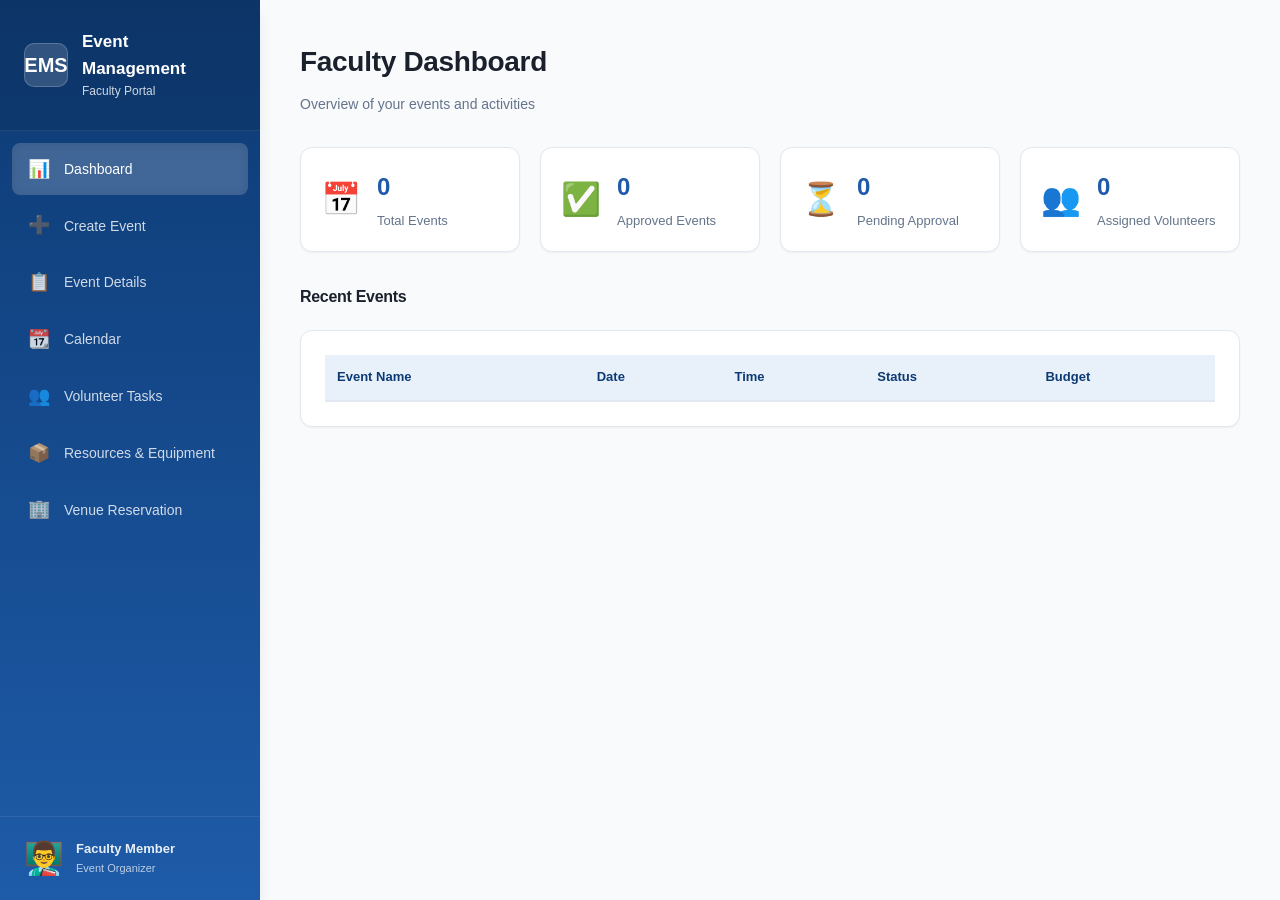
<file: Event_Faculty Side/index.html>
<!DOCTYPE html>
<html lang="en">
<head>
    <meta charset="UTF-8">
    <meta name="viewport" content="width=device-width, initial-scale=1.0">
    <title>Event Management System - Faculty Portal</title>
    <link rel="stylesheet" href="styles.css">
</head>
<body>
    <div class="container">
        <!-- Sidebar -->
        <aside class="sidebar">
            <div class="sidebar-header">
                <div class="logo">
                    <div class="logo-icon">EMS</div>
                    <div>
                        <div class="logo-title">Event Management</div>
                        <div class="logo-subtitle">Faculty Portal</div>
                    </div>
                </div>
            </div>
            
            <nav class="sidebar-nav">
                <a href="#" class="nav-item active" data-section="dashboard">
                    <span class="nav-icon">📊</span>
                    <span>Dashboard</span>
                </a>
                <a href="#" class="nav-item" data-section="create-event">
                    <span class="nav-icon">➕</span>
                    <span>Create Event</span>
                </a>
                <a href="#" class="nav-item" data-section="event-details">
                    <span class="nav-icon">📋</span>
                    <span>Event Details</span>
                </a>
                <a href="#" class="nav-item" data-section="calendar">
                    <span class="nav-icon">📆</span>
                    <span>Calendar</span>
                </a>
                <a href="#" class="nav-item" data-section="volunteers">
                    <span class="nav-icon">👥</span>
                    <span>Volunteer Tasks</span>
                </a>
                <a href="#" class="nav-item" data-section="resources">
                    <span class="nav-icon">📦</span>
                    <span>Resources & Equipment</span>
                </a>
                <a href="#" class="nav-item" data-section="venue">
                    <span class="nav-icon">🏢</span>
                    <span>Venue Reservation</span>
                </a>
            </nav>
            
            <div class="sidebar-footer">
                <div class="admin-info">
                    <div class="admin-icon">👨‍🏫</div>
                    <div>
                        <div class="admin-label">Faculty Member</div>
                        <div class="admin-role">Event Organizer</div>
                    </div>
                </div>
            </div>
        </aside>

        <!-- Main Content -->
        <main class="main-content">
            
            <!-- Dashboard Section -->
            <section id="dashboard" class="section active">
                <div class="section-header">
                    <h1>Faculty Dashboard</h1>
                    <p>Overview of your events and activities</p>
                </div>
                <div class="dashboard-grid" id="dashboardCards">
                    <div class="dashboard-card">
                        <div class="card-icon">📅</div>
                        <div class="card-content">
                            <div class="card-value" id="totalEvents">0</div>
                            <div class="card-label">Total Events</div>
                        </div>
                    </div>
                    <div class="dashboard-card">
                        <div class="card-icon">✅</div>
                        <div class="card-content">
                            <div class="card-value" id="approvedEvents">0</div>
                            <div class="card-label">Approved Events</div>
                        </div>
                    </div>
                    <div class="dashboard-card">
                        <div class="card-icon">⏳</div>
                        <div class="card-content">
                            <div class="card-value" id="pendingEvents">0</div>
                            <div class="card-label">Pending Approval</div>
                        </div>
                    </div>
                    <div class="dashboard-card">
                        <div class="card-icon">👥</div>
                        <div class="card-content">
                            <div class="card-value" id="volunteerCount">0</div>
                            <div class="card-label">Assigned Volunteers</div>
                        </div>
                    </div>
                </div>

                <div class="dashboard-section">
                    <h3 style="margin-bottom: 20px; font-size: 16px; font-weight: 700; color: var(--text-dark);">Recent Events</h3>
                    <div class="table-container">
                        <table class="data-table">
                            <thead>
                                <tr>
                                    <th>Event Name</th>
                                    <th>Date</th>
                                    <th>Time</th>
                                    <th>Status</th>
                                    <th>Budget</th>
                                </tr>
                            </thead>
                            <tbody id="recentEventsBody">
                            </tbody>
                        </table>
                    </div>
                </div>
            </section>

            <!-- Create Event Section -->
            <section id="create-event" class="section">
                <div class="section-header">
                    <h1>Create New Event</h1>
                    <p>Fill in the event details to create a new event</p>
                </div>

                <div class="form-container">
                    <form id="eventForm">
                        <h3 style="margin-bottom: 24px; font-size: 16px; font-weight: 700; color: var(--text-dark);">Event Information</h3>
                        
                        <div class="form-row">
                            <div class="form-group">
                                <label for="eventName">Event Name *</label>
                                <input type="text" id="eventName" required placeholder="Enter event name">
                            </div>
                            <div class="form-group">
                                <label for="eventDate">Date *</label>
                                <input type="date" id="eventDate" required>
                            </div>
                        </div>

                        <div class="form-row">
                            <div class="form-group">
                                <label for="eventTime">Time *</label>
                                <input type="time" id="eventTime" required>
                            </div>
                            <div class="form-group">
                                <label for="eventLocation">Venue/Location *</label>
                                <input type="text" id="eventLocation" required placeholder="Enter venue location">
                            </div>
                        </div>

                        <div class="form-group">
                            <label for="eventDescription">Description *</label>
                            <textarea id="eventDescription" required placeholder="Enter event description" rows="4"></textarea>
                        </div>

                        <div class="form-group">
                            <label for="eventBudget">Budget Amount (₱) *</label>
                            <input type="number" id="eventBudget" required placeholder="Enter budget" min="0" step="100">
                        </div>

                        <div class="form-group">
                            <label for="eventParticipants">Expected Participants *</label>
                            <input type="number" id="eventParticipants" required placeholder="Enter expected number" min="1">
                        </div>

                        <button type="submit" class="btn btn-primary">Create Event</button>
                    </form>
                </div>
            </section>

            <!-- Event Details Section -->
            <section id="event-details" class="section">
                <div class="section-header">
                    <h1>Event Details & Management</h1>
                    <p>View and edit details of your events</p>
                </div>

                <div class="form-container">
                    <h3 style="margin-bottom: 20px;">Select Event</h3>
                    <select id="eventDetailsSelect" onchange="loadEventDetails()">
                        <option value="">-- Select an event --</option>
                    </select>
                </div>

                <div id="eventDetailsContent" style="display: none;" class="form-container">
                    <h3 id="detailsEventName" style="margin-bottom: 20px; font-size: 18px; font-weight: 700;"></h3>
                    
                    <div class="details-grid">
                        <div class="detail-item">
                            <label>Date</label>
                            <p id="detailDate"></p>
                        </div>
                        <div class="detail-item">
                            <label>Time</label>
                            <p id="detailTime"></p>
                        </div>
                        <div class="detail-item">
                            <label>Location</label>
                            <p id="detailLocation"></p>
                        </div>
                        <div class="detail-item">
                            <label>Status</label>
                            <p id="detailStatus"></p>
                        </div>
                    </div>

                    <div style="margin-top: 20px;">
                        <label>Description</label>
                        <p id="detailDescription" style="background: var(--bg-light); padding: 12px; border-radius: 6px;"></p>
                    </div>

                    <div class="form-row" style="margin-top: 20px;">
                        <div class="detail-item">
                            <label>Budget</label>
                            <p id="detailBudget" style="font-weight: 700; color: var(--primary-blue);">₱0</p>
                        </div>
                        <div class="detail-item">
                            <label>Expected Participants</label>
                            <p id="detailParticipants"></p>
                        </div>
                    </div>
                </div>
            </section>

            <!-- Calendar Section -->
            <section id="calendar" class="section">
                <div class="section-header">
                    <h1>Calendar of Activities</h1>
                    <p>View all your scheduled events in calendar format</p>
                </div>
                <div class="calendar-container">
                    <div class="calendar-header">
                        <button id="prevMonth" class="btn-nav">&lt;</button>
                        <h2 id="monthYear"></h2>
                        <button id="nextMonth" class="btn-nav">&gt;</button>
                    </div>
                    <div class="calendar-grid">
                        <div class="calendar-weekday">Sun</div>
                        <div class="calendar-weekday">Mon</div>
                        <div class="calendar-weekday">Tue</div>
                        <div class="calendar-weekday">Wed</div>
                        <div class="calendar-weekday">Thu</div>
                        <div class="calendar-weekday">Fri</div>
                        <div class="calendar-weekday">Sat</div>
                        <div id="calendarDays" class="calendar-days"></div>
                    </div>
                </div>

                <div class="table-container">
                    <h2>Scheduled Activities</h2>
                    <table class="data-table">
                        <thead>
                            <tr>
                                <th>Event Name</th>
                                <th>Date</th>
                                <th>Time</th>
                                <th>Location</th>
                                <th>Status</th>
                            </tr>
                        </thead>
                        <tbody id="activitiesTableBody">
                        </tbody>
                    </table>
                </div>
            </section>

            <!-- Volunteers Section -->
            <section id="volunteers" class="section">
                <div class="section-header">
                    <h1>Volunteer Task Assignment</h1>
                    <p>Assign and manage volunteer tasks for your events</p>
                </div>

                <div class="tabs-container">
                    <div class="tabs">
                        <button class="tab-btn active" data-tab="volunteer-list">Assigned Volunteers</button>
                        <button class="tab-btn" data-tab="assign-volunteer">Assign Volunteer</button>
                    </div>

                    <!-- Volunteer List Tab -->
                    <div id="volunteer-list" class="tab-content active">
                        <div class="table-container">
                            <table class="data-table">
                                <thead>
                                    <tr>
                                        <th>Name</th>
                                        <th>Event</th>
                                        <th>Task</th>
                                        <th>Status</th>
                                        <th>Action</th>
                                    </tr>
                                </thead>
                                <tbody id="volunteersTableBody">
                                </tbody>
                            </table>
                        </div>
                    </div>

                    <!-- Assign Volunteer Tab -->
                    <div id="assign-volunteer" class="tab-content">
                        <div class="form-container">
                            <form id="volunteerForm">
                                <h3 style="margin-bottom: 24px; font-size: 16px; font-weight: 700; color: var(--text-dark);">Assign Volunteer Task</h3>
                                
                                <div class="form-row">
                                    <div class="form-group">
                                        <label for="volunteerName">Volunteer Name *</label>
                                        <input type="text" id="volunteerName" required placeholder="Enter volunteer name">
                                    </div>
                                    <div class="form-group">
                                        <label for="volunteerEmail">Email *</label>
                                        <input type="email" id="volunteerEmail" required placeholder="Enter email">
                                    </div>
                                </div>

                                <div class="form-row">
                                    <div class="form-group">
                                        <label for="volunteerEvent">Event *</label>
                                        <select id="volunteerEvent" required>
                                            <option value="">Select event</option>
                                        </select>
                                    </div>
                                    <div class="form-group">
                                        <label for="volunteerTask">Task *</label>
                                        <input type="text" id="volunteerTask" required placeholder="Enter task assignment">
                                    </div>
                                </div>

                                <button type="submit" class="btn btn-primary">Assign Volunteer</button>
                            </form>
                        </div>
                    </div>
                </div>
            </section>

            <!-- Resources & Equipment Section -->
            <section id="resources" class="section">
                <div class="section-header">
                    <h1>Resources & Equipment</h1>
                    <p>Manage equipment and resources for your events</p>
                </div>

                <div class="tabs-container">
                    <div class="tabs">
                        <button class="tab-btn active" data-tab="resource-list">Resource List</button>
                        <button class="tab-btn" data-tab="add-resource">Add Resource</button>
                    </div>

                    <!-- Resource List Tab -->
                    <div id="resource-list" class="tab-content active">
                        <div class="table-container">
                            <table class="data-table">
                                <thead>
                                    <tr>
                                        <th>Resource Name</th>
                                        <th>Type</th>
                                        <th>Quantity</th>
                                        <th>Event</th>
                                        <th>Status</th>
                                        <th>Action</th>
                                    </tr>
                                </thead>
                                <tbody id="resourcesTableBody">
                                </tbody>
                            </table>
                        </div>
                    </div>

                    <!-- Add Resource Tab -->
                    <div id="add-resource" class="tab-content">
                        <div class="form-container">
                            <form id="resourceForm">
                                <h3 style="margin-bottom: 24px; font-size: 16px; font-weight: 700; color: var(--text-dark);">Add Resource/Equipment</h3>
                                
                                <div class="form-row">
                                    <div class="form-group">
                                        <label for="resourceName">Resource Name *</label>
                                        <input type="text" id="resourceName" required placeholder="Enter resource name">
                                    </div>
                                    <div class="form-group">
                                        <label for="resourceType">Type *</label>
                                        <select id="resourceType" required>
                                            <option value="">Select type</option>
                                            <option value="Equipment">Equipment</option>
                                            <option value="Supplies">Supplies</option>
                                            <option value="Materials">Materials</option>
                                            <option value="Furniture">Furniture</option>
                                            <option value="Decoration">Decoration</option>
                                            <option value="Technology">Technology</option>
                                        </select>
                                    </div>
                                </div>

                                <div class="form-row">
                                    <div class="form-group">
                                        <label for="resourceQty">Quantity *</label>
                                        <input type="number" id="resourceQty" required placeholder="Enter quantity" min="1">
                                    </div>
                                    <div class="form-group">
                                        <label for="resourceEvent">Event *</label>
                                        <select id="resourceEvent" required>
                                            <option value="">Select event</option>
                                        </select>
                                    </div>
                                </div>

                                <button type="submit" class="btn btn-primary">Add Resource</button>
                            </form>
                        </div>
                    </div>
                </div>
            </section>

            <!-- Venue Reservation Section -->
            <section id="venue" class="section">
                <div class="section-header">
                    <h1>Venue Reservation</h1>
                    <p>Manage venue reservations for your events</p>
                </div>

                <div class="tabs-container">
                    <div class="tabs">
                        <button class="tab-btn active" data-tab="venue-list">Venue Reservations</button>
                        <button class="tab-btn" data-tab="reserve-venue">Reserve Venue</button>
                    </div>

                    <!-- Venue List Tab -->
                    <div id="venue-list" class="tab-content active">
                        <div class="table-container">
                            <table class="data-table">
                                <thead>
                                    <tr>
                                        <th>Venue Name</th>
                                        <th>Event</th>
                                        <th>Date</th>
                                        <th>Time</th>
                                        <th>Capacity</th>
                                        <th>Status</th>
                                        <th>Action</th>
                                    </tr>
                                </thead>
                                <tbody id="venueTableBody">
                                </tbody>
                            </table>
                        </div>
                    </div>

                    <!-- Reserve Venue Tab -->
                    <div id="reserve-venue" class="tab-content">
                        <div class="form-container">
                            <form id="venueForm">
                                <h3 style="margin-bottom: 24px; font-size: 16px; font-weight: 700; color: var(--text-dark);">Reserve Venue</h3>
                                
                                <div class="form-row">
                                    <div class="form-group">
                                        <label for="venueName">Venue Name *</label>
                                        <input type="text" id="venueName" required placeholder="Enter venue name">
                                    </div>
                                    <div class="form-group">
                                        <label for="venueEvent">Event *</label>
                                        <select id="venueEvent" required>
                                            <option value="">Select event</option>
                                        </select>
                                    </div>
                                </div>

                                <div class="form-row">
                                    <div class="form-group">
                                        <label for="venueDate">Date *</label>
                                        <input type="date" id="venueDate" required>
                                    </div>
                                    <div class="form-group">
                                        <label for="venueTime">Time *</label>
                                        <input type="time" id="venueTime" required>
                                    </div>
                                </div>

                                <div class="form-row">
                                    <div class="form-group">
                                        <label for="venueCapacity">Capacity *</label>
                                        <input type="number" id="venueCapacity" required placeholder="Enter capacity" min="1">
                                    </div>
                                    <div class="form-group">
                                        <label for="venueNotes">Special Notes</label>
                                        <input type="text" id="venueNotes" placeholder="Enter any special requirements">
                                    </div>
                                </div>

                                <button type="submit" class="btn btn-primary">Reserve Venue</button>
                            </form>
                        </div>
                    </div>
                </div>
            </section>

        </main>
    </div>

    <!-- Notification -->
    <div id="notification" class="notification"></div>

    <script src="script.js"></script>
</body>
</html>
</file>
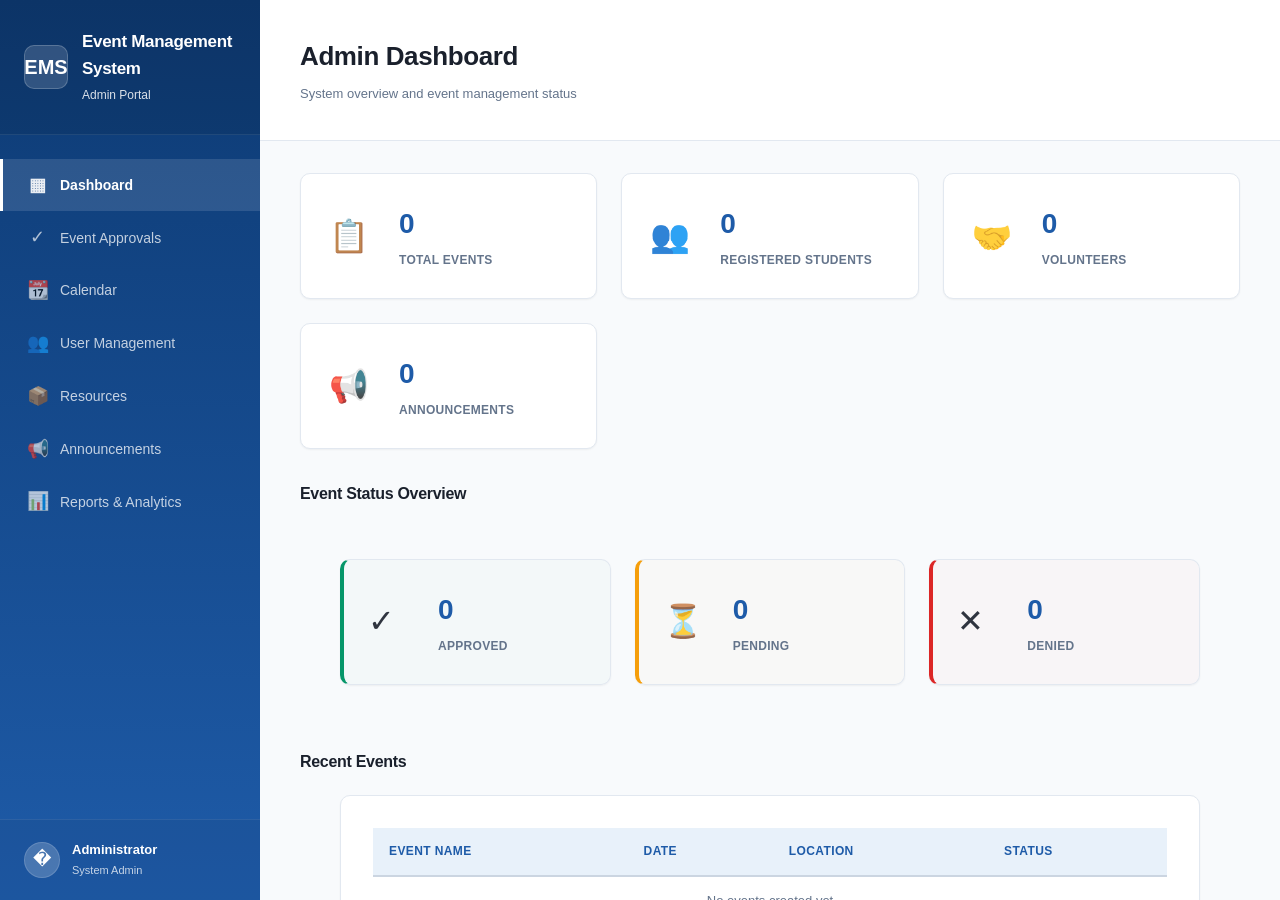
<file: Event_Group2/index.html>
<!DOCTYPE html>
<html lang="en">
<head>
    <meta charset="UTF-8">
    <meta name="viewport" content="width=device-width, initial-scale=1.0">
    <title>Event Management System - Admin Dashboard</title>
    <link rel="stylesheet" href="styles.css">
</head>
<body>
    <div class="container">
        <!-- Sidebar -->
        <aside class="sidebar">
            <div class="sidebar-header">
                <div class="logo">
                    <div class="logo-icon">EMS</div>
                    <div>
                        <div class="logo-title">Event Management System</div>
                        <div class="logo-subtitle">Admin Portal</div>
                    </div>
                </div>
            </div>
            
            <nav class="sidebar-nav">
                <a href="#" class="nav-item active" data-section="dashboard">
                    <span class="nav-icon">▦</span>
                    <span>Dashboard</span>
                </a>
                <a href="#" class="nav-item" data-section="event-planning">
                    <span class="nav-icon">✓</span>
                    <span>Event Approvals</span>
                </a>
                <a href="#" class="nav-item" data-section="calendar">
                    <span class="nav-icon">📆</span>
                    <span>Calendar</span>
                </a>
                <a href="#" class="nav-item" data-section="students">
                    <span class="nav-icon">👥</span>
                    <span>User Management</span>
                </a>
                <a href="#" class="nav-item" data-section="resources">
                    <span class="nav-icon">📦</span>
                    <span>Resources</span>
                </a>
                <a href="#" class="nav-item" data-section="communications">
                    <span class="nav-icon">📢</span>
                    <span>Announcements</span>
                </a>
                <a href="#" class="nav-item" data-section="reports">
                    <span class="nav-icon">📊</span>
                    <span>Reports & Analytics</span>
                </a>
            </nav>
            
            <div class="sidebar-footer">
                <div class="admin-info">
                    <div class="admin-icon">�️</div>
                    <div>
                        <div class="admin-label">Administrator</div>
                        <div class="admin-role">System Admin</div>
                    </div>
                </div>
            </div>
        </aside>

        <!-- Main Content -->
        <main class="main-content">
            
            <!-- Dashboard Section -->
            <section id="dashboard" class="section active">
                <div class="section-header">
                    <h1>Admin Dashboard</h1>
                    <p>System overview and event management status</p>
                </div>
                <div class="dashboard-grid" id="dashboardCards">
                    <!-- Cards will be populated by renderDashboard() -->
                </div>
                
                <div class="dashboard-section">
                    <h3 style="margin-bottom: 20px; font-size: 16px; font-weight: 700; color: var(--text-dark);">Event Status Overview</h3>
                    <div class="dashboard-grid" id="statusCards">
                        <!-- Status cards will be populated by renderDashboard() -->
                    </div>
                </div>

                <div class="dashboard-section">
                    <h3 style="margin-bottom: 20px; font-size: 16px; font-weight: 700; color: var(--text-dark);">Recent Events</h3>
                    <div class="table-container">
                        <table class="data-table">
                            <thead>
                                <tr>
                                    <th>Event Name</th>
                                    <th>Date</th>
                                    <th>Location</th>
                                    <th>Status</th>
                                </tr>
                            </thead>
                            <tbody id="recentEventsBody">
                                <!-- Recent events will be populated by renderDashboard() -->
                            </tbody>
                        </table>
                    </div>
                </div>
            </section>

            <!-- Event Approvals Section -->
            <section id="event-planning" class="section">
                <div class="section-header">
                    <h1>Event Approvals</h1>
                    <p>Review, approve, and manage event submissions</p>
                </div>

                <!-- Tabs for Planning Workflow -->
                <div class="tabs-container">
                    <div class="tabs">
                        <button class="tab-btn active" data-tab="event-approval">Pending Approvals</button>
                        <button class="tab-btn" data-tab="all-events">All Events</button>
                    </div>

                    <!-- Event Approval Tab (moved to first) -->
                    <div id="event-approval" class="tab-content active">
                        <div class="approval-container">
                            <h3 style="margin-bottom: 24px; font-size: 16px; font-weight: 700;">Pending Event Approvals</h3>
                            
                            <div class="table-container">
                                <table class="data-table">
                                    <thead>
                                        <tr>
                                            <th>Event Name</th>
                                            <th>Date</th>
                                            <th>Budget</th>
                                            <th>Submitted By</th>
                                            <th>Status</th>
                                            <th>Action</th>
                                        </tr>
                                    </thead>
                                    <tbody id="pendingApprovalsBody">
                                    </tbody>
                                </table>
                            </div>
                        </div>
                    </div>

                    <!-- All Events Tab -->
                    <div id="all-events" class="tab-content">
                        <div class="table-container">
                            <h2>All Events</h2>
                            <table class="data-table">
                                <thead>
                                    <tr>
                                        <th>Event Name</th>
                                        <th>Date</th>
                                        <th>Budget</th>
                                        <th>Approval Status</th>
                                        <th>Calendar Status</th>
                                    </tr>
                                </thead>
                                <tbody id="allEventsTableBody">
                                </tbody>
                            </table>
                        </div>
                    </div>
                </div>
            </section>

            <!-- Calendar Section -->
            <section id="calendar" class="section">
                <div class="section-header">
                    <h1>Calendar of Activities</h1>
                    <p>View all approved events in calendar format</p>
                </div>
                <div class="calendar-container">
                    <div class="calendar-header">
                        <button id="prevMonth" class="btn-nav">&lt;</button>
                        <h2 id="monthYear"></h2>
                        <button id="nextMonth" class="btn-nav">&gt;</button>
                    </div>
                    <div class="calendar-grid">
                        <div class="calendar-weekday">Sun</div>
                        <div class="calendar-weekday">Mon</div>
                        <div class="calendar-weekday">Tue</div>
                        <div class="calendar-weekday">Wed</div>
                        <div class="calendar-weekday">Thu</div>
                        <div class="calendar-weekday">Fri</div>
                        <div class="calendar-weekday">Sat</div>
                        <div id="calendarDays" class="calendar-days"></div>
                    </div>
                </div>

                <!-- Approved Events List -->
                <div class="table-container">
                    <h2>Scheduled Activities</h2>
                    <table class="data-table">
                        <thead>
                            <tr>
                                <th>Event Name</th>
                                <th>Date</th>
                                <th>Time</th>
                                <th>Location</th>
                                <th>Budget</th>
                                <th>Status</th>
                            </tr>
                        </thead>
                        <tbody id="activitiesTableBody">
                        </tbody>
                    </table>
                </div>
            </section>

            <!-- User Management Section -->
            <section id="students" class="section">
                <div class="section-header">
                    <h1>Student Management</h1>
                    <p>Manage system users, students, and event participants</p>
                </div>

                <div class="tabs-container">
                    <div class="tabs">
                        <button class="tab-btn active" data-tab="student-list">Student List</button>
                        <button class="tab-btn" data-tab="register-student">Add Student</button>
                    </div>

                    <!-- User List Tab -->
                    <div id="student-list" class="tab-content active">
                        <div class="table-container">
                            <h2>Registered Students</h2>
                            <table class="data-table">
                                <thead>
                                    <tr>
                                        <th>Name</th>
                                        <th>Email</th>
                                        <th>Year Level</th>
                                        <th>Section</th>
                                        <th>Contact</th>
                                        <th>Status</th>
                                    </tr>
                                </thead>
                                <tbody id="studentsTableBody">
                                </tbody>
                            </table>
                        </div>
                    </div>

                    <!-- Add User Tab -->
                    <div id="register-student" class="tab-content">
                        <div class="form-container">
                            <form id="studentForm">
                                <h3 style="margin-bottom: 24px; font-size: 16px; font-weight: 700; color: var(--text-dark);">Add New User</h3>
                                
                                <div class="form-row">
                                    <div class="form-group">
                                        <label for="studentFirstName">First Name</label>
                                        <input type="text" id="studentFirstName" required placeholder="Enter first name">
                                    </div>
                                    <div class="form-group">
                                        <label for="studentLastName">Last Name</label>
                                        <input type="text" id="studentLastName" required placeholder="Enter last name">
                                    </div>
                                </div>

                                <div class="form-row">
                                    <div class="form-group">
                                        <label for="studentEmail">Email</label>
                                        <input type="email" id="studentEmail" required placeholder="Enter email">
                                    </div>
                                    <div class="form-group">
                                        <label for="studentGrade">Year Level</label>
                                        <select id="studentGrade" required>
                                            <option value="">Select year level</option>
                                            <option value="1st Year College">1st Year College</option>
                                            <option value="2nd Year College">2nd Year College</option>
                                            <option value="3rd Year College">3rd Year College</option>
                                            <option value="4th Year College">4th Year College</option>
                                        </select>
                                    </div>
                                </div>

                                <div class="form-row">
                                    <div class="form-group">
                                        <label for="studentContact">Contact Number</label>
                                        <input type="tel" id="studentContact" required placeholder="Enter contact number">
                                    </div>
                                    <div class="form-group">
                                        <label for="studentSection">Section</label>
                                        <input type="text" id="studentSection" required placeholder="Enter section">
                                    </div>
                                </div>

                                <div class="form-group">
                                    <label for="studentEvent">Event to Register</label>
                                    <select id="studentEvent" required>
                                        <option value="">Select event</option>
                                    </select>
                                </div>

                                <button type="submit" class="btn btn-primary">+ Add User</button>
                            </form>
                        </div>
                    </div>
                </div>
            </section>

            <!-- Resources Section -->
            <section id="resources" class="section">
                <div class="section-header">
                    <h1>Resources Management</h1>
                    <p>View volunteer tasks, equipment, and reserved venues</p>
                </div>

                <!-- Tabs -->
                <div class="tabs-container">
                    <div class="tabs">
                        <button class="tab-btn active" data-tab="volunteers">Volunteer Tasks</button>
                        <button class="tab-btn" data-tab="equipment">Equipment</button>
                        <button class="tab-btn" data-tab="venues">Reserved Venues</button>
                    </div>

                    <!-- Volunteer Tasks Tab -->
                    <div id="volunteers" class="tab-content active">
                        <!-- Volunteer Tasks Table -->
                        <div class="table-container">
                            <h2>Volunteer Assignments</h2>
                            <table class="data-table">
                                <thead>
                                    <tr>
                                        <th>Name</th>
                                        <th>Email</th>
                                        <th>Event</th>
                                        <th>Task</th>
                                        <th>Status</th>
                                    </tr>
                                </thead>
                                <tbody id="volunteersTableBody">
                                </tbody>
                            </table>
                        </div>
                    </div>

                    <!-- Equipment Tab -->
                    <div id="equipment" class="tab-content">
                        <!-- Equipment Table -->
                        <div class="table-container">
                            <h2>Equipment Inventory</h2>
                            <table class="data-table">
                                <thead>
                                    <tr>
                                        <th>Name</th>
                                        <th>Type</th>
                                        <th>Quantity</th>
                                        <th>Event</th>
                                        <th>Status</th>
                                    </tr>
                                </thead>
                                <tbody id="equipmentTableBody">
                                </tbody>
                            </table>
                        </div>
                    </div>

                    <!-- Venues Tab -->
                    <div id="venues" class="tab-content">
                        <!-- Venues Table -->
                        <div class="table-container">
                            <h2>Reserved Venues</h2>
                            <table class="data-table">
                                <thead>
                                    <tr>
                                        <th>Venue Name</th>
                                        <th>Event</th>
                                        <th>Date</th>
                                        <th>Time</th>
                                        <th>Capacity</th>
                                        <th>Status</th>
                                    </tr>
                                </thead>
                                <tbody id="venuesTableBody">
                                </tbody>
                            </table>
                        </div>
                    </div>
                </div>
            </section>

            <!-- Announcements Section -->
            <section id="communications" class="section">
                <div class="section-header">
                    <h1>Communications & Feedback</h1>
                    <p>Post announcements and manage event feedback</p>
                </div>

                <!-- Tabs -->
                <div class="tabs-container">
                    <div class="tabs">
                        <button class="tab-btn active" data-tab="announcements">Announcements</button>
                        <button class="tab-btn" data-tab="feedback">Event Feedback</button>
                    </div>

                    <!-- Announcements Tab -->
                    <div id="announcements" class="tab-content active">
                        <div class="action-bar">
                            <button class="btn btn-primary" id="postAnnouncementBtn">+ Post Announcement</button>
                        </div>

                        <!-- Post Announcement Form -->
                        <div id="announcementFormContainer" class="form-container hidden">
                            <form id="announcementForm">
                                <div class="form-group">
                                    <label for="announcementTitle">Title</label>
                                    <input type="text" id="announcementTitle" required placeholder="Announcement title">
                                </div>
                                <div class="form-group">
                                    <label for="announcementMessage">Message</label>
                                    <textarea id="announcementMessage" rows="5" required placeholder="Write announcement message"></textarea>
                                </div>
                                <div class="form-actions">
                                    <button type="submit" class="btn btn-primary">Post Announcement</button>
                                    <button type="button" class="btn btn-secondary" id="cancelAnnouncementBtn">Cancel</button>
                                </div>
                            </form>
                        </div>

                        <!-- Announcements List -->
                        <div class="announcements-list" id="announcementsList">
                            <p class="empty-state">No announcements yet.</p>
                        </div>
                    </div>

                    <!-- Event Feedback Tab -->
                    <div id="feedback" class="tab-content">
                        <div class="form-group">
                            <label for="feedbackEventSelect">Select Event</label>
                            <select id="feedbackEventSelect">
                                <option value="">Select an event</option>
                            </select>
                        </div>
                        <button class="btn btn-primary" id="generateFeedbackBtn">Generate Feedback Report</button>

                        <!-- Feedback List -->
                        <div class="feedback-list" id="feedbackList" style="margin-top: 20px;">
                            <p class="empty-state">Select an event to view feedback</p>
                        </div>
                    </div>
                </div>
            </section>

            <!-- Reports Section -->
            <section id="reports" class="section">
                <div class="section-header">
                    <h1>Event Reports & Analytics</h1>
                    <p>Generate comprehensive event reports and analytics</p>
                </div>

                <div class="report-tools">
                    <div class="form-group">
                        <label for="reportEventSelect">Select an event</label>
                        <select id="reportEventSelect">
                            <option value="">Select an event</option>
                        </select>
                    </div>
                    <button class="btn btn-primary" id="generateAttendanceBtn">Generate Attendance Report</button>
                </div>

                <!-- Tabs -->
                <div class="tabs-container">
                    <div class="tabs">
                        <button class="tab-btn active" data-tab="attendance">Attendance Report</button>
                        <button class="tab-btn" data-tab="event-report">Event Report</button>
                    </div>

                    <!-- Attendance Tab -->
                    <div id="attendance" class="tab-content active">
                        <div class="report-content" id="attendanceContent">
                            <div class="empty-state">
                                <p>Select an event to generate attendance report</p>
                            </div>
                        </div>
                    </div>

                    <!-- Event Report Tab -->
                    <div id="event-report" class="tab-content">
                        <div class="report-content" id="reportContent">
                            <div class="empty-state">
                                <p>Select an event to generate report</p>
                            </div>
                        </div>
                    </div>
                </div>
            </section>

        </main>
    </div>

    <!-- Event Details Modal -->
    <div id="eventModal" class="modal">
        <div class="modal-content">
            <span class="modal-close">&times;</span>
            <div id="eventModalBody">
                <!-- Event details will be populated here -->
            </div>
        </div>
    </div>

    <script src="script.js"></script>
</body>
</html>
</file>
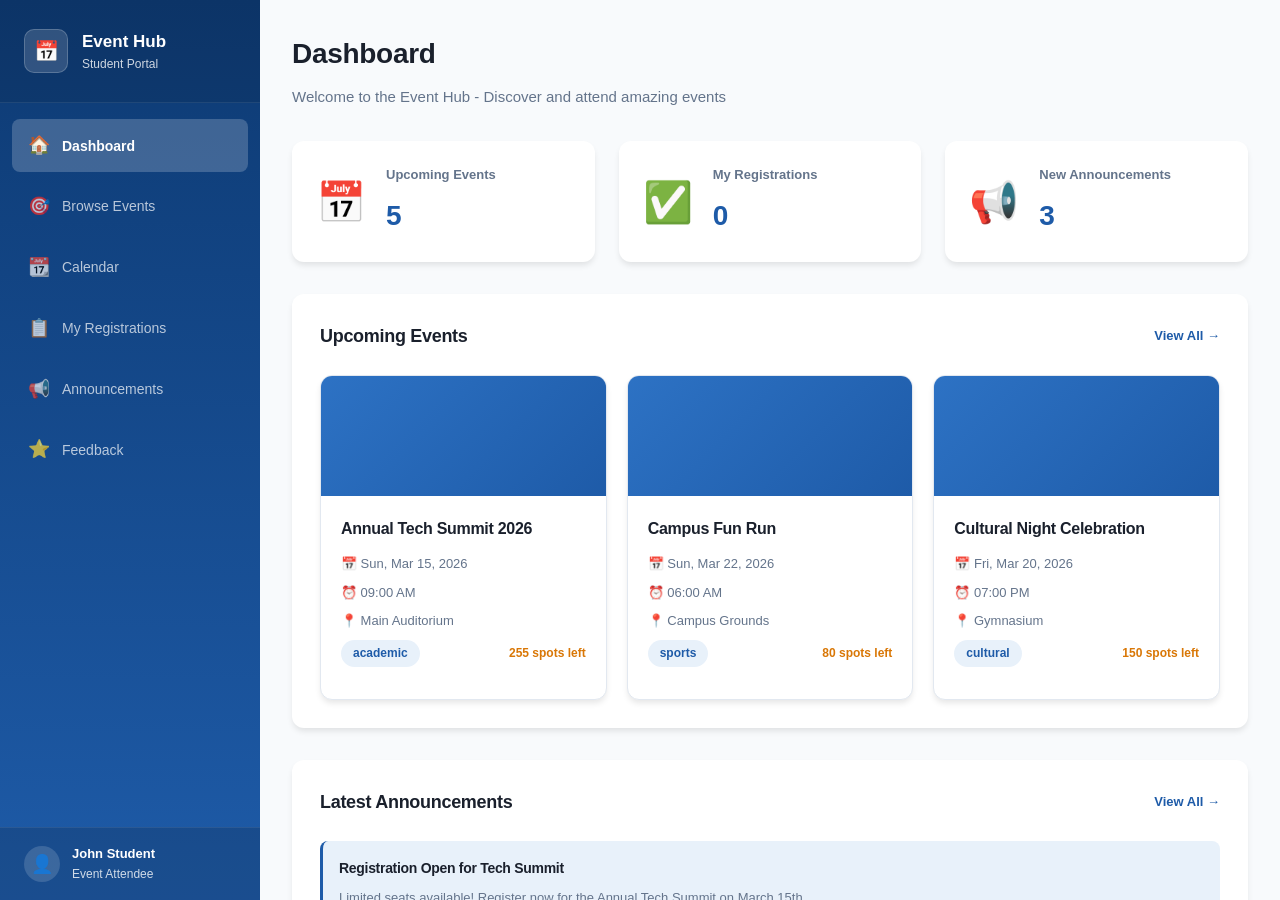
<file: Event_User Side/index.html>
﻿<!DOCTYPE html>
<html lang="en">
<head>
    <meta charset="UTF-8">
    <meta name="viewport" content="width=device-width, initial-scale=1.0">
    <title>Event Hub - Student Portal</title>
    <link rel="stylesheet" href="styles.css">
</head>
<body>
    <div class="container">
        <!-- Sidebar -->
        <aside class="sidebar">
            <div class="sidebar-header">
                <div class="logo">
                    <div class="logo-icon">📅</div>
                    <div>
                        <div class="logo-title">Event Hub</div>
                        <div class="logo-subtitle">Student Portal</div>
                    </div>
                </div>
            </div>
            
            <nav class="sidebar-nav">
                <a href="#" class="nav-item active" data-section="dashboard">
                    <span class="nav-icon">🏠</span>
                    <span>Dashboard</span>
                </a>
                <a href="#" class="nav-item" data-section="browse-events">
                    <span class="nav-icon">🎯</span>
                    <span>Browse Events</span>
                </a>
                <a href="#" class="nav-item" data-section="calendar">
                    <span class="nav-icon">📆</span>
                    <span>Calendar</span>
                </a>
                <a href="#" class="nav-item" data-section="my-events">
                    <span class="nav-icon">📋</span>
                    <span>My Registrations</span>
                </a>
                <a href="#" class="nav-item" data-section="announcements">
                    <span class="nav-icon">📢</span>
                    <span>Announcements</span>
                </a>
                <a href="#" class="nav-item" data-section="feedback">
                    <span class="nav-icon">⭐</span>
                    <span>Feedback</span>
                </a>
            </nav>
            
            <div class="sidebar-footer">
                <div class="admin-info">
                    <div class="admin-icon">👤</div>
                    <div>
                        <div class="admin-label" id="userDisplayName">Student User</div>
                        <div class="admin-role">Event Attendee</div>
                    </div>
                </div>
            </div>
        </aside>

        <!-- Main Content -->
        <main class="main-content">
            
            <!-- Dashboard Section -->
            <section id="dashboard" class="section active">
                <div class="section-header">
                    <h1>Dashboard</h1>
                    <p>Welcome to the Event Hub - Discover and attend amazing events</p>
                </div>

                <!-- Quick Stats -->
                <div class="dashboard-grid">
                    <div class="stat-card">
                        <div class="stat-icon">📅</div>
                        <div class="stat-content">
                            <div class="stat-label">Upcoming Events</div>
                            <div class="stat-value" id="upcomingCount">0</div>
                        </div>
                    </div>
                    <div class="stat-card">
                        <div class="stat-icon">✅</div>
                        <div class="stat-content">
                            <div class="stat-label">My Registrations</div>
                            <div class="stat-value" id="myRegistrationsCount">0</div>
                        </div>
                    </div>
                    <div class="stat-card">
                        <div class="stat-icon">📢</div>
                        <div class="stat-content">
                            <div class="stat-label">New Announcements</div>
                            <div class="stat-value" id="announcementsCount">0</div>
                        </div>
                    </div>
                </div>

                <!-- Upcoming Events -->
                <div class="section-box">
                    <div class="section-box-header">
                        <h2>Upcoming Events</h2>
                        <a href="#" class="view-all-link" onclick="viewSection('browse-events'); return false;">View All →</a>
                    </div>
                    <div class="events-grid" id="upcomingEventsGrid">
                        <!-- Upcoming events will be populated here -->
                    </div>
                </div>

                <!-- Latest Announcements -->
                <div class="section-box">
                    <div class="section-box-header">
                        <h2>Latest Announcements</h2>
                        <a href="#" class="view-all-link" onclick="viewSection('announcements'); return false;">View All →</a>
                    </div>
                    <div class="announcements-preview" id="announcementsPreview">
                        <!-- Latest announcements will be populated here -->
                    </div>
                </div>
            </section>

            <!-- Browse Events Section -->
            <section id="browse-events" class="section">
                <div class="section-header">
                    <h1>Browse Events</h1>
                    <p>Explore and register for upcoming events</p>
                </div>

                <!-- Filter and Search -->
                <div class="filter-bar">
                    <div class="search-box">
                        <input type="text" id="eventSearchInput" placeholder="Search events by name...">
                        <span class="search-icon">🔍</span>
                    </div>
                    <div class="filter-controls">
                        <select id="eventStatusFilter">
                            <option value="">All Status</option>
                            <option value="upcoming">Upcoming</option>
                            <option value="ongoing">Ongoing</option>
                            <option value="completed">Completed</option>
                        </select>
                        <select id="eventCategoryFilter">
                            <option value="">All Categories</option>
                            <option value="academic">Academic</option>
                            <option value="social">Social</option>
                            <option value="sports">Sports</option>
                            <option value="cultural">Cultural</option>
                            <option value="workshop">Workshop</option>
                        </select>
                    </div>
                </div>

                <!-- Events List -->
                <div class="section-box">
                    <div class="events-grid" id="allEventsGrid">
                        <p class="empty-state">No events available. Check back soon!</p>
                    </div>
                </div>
            </section>

            <!-- Calendar Section -->
            <section id="calendar" class="section">
                <div class="section-header">
                    <h1>Calendar of Events</h1>
                    <p>View all events in calendar format</p>
                </div>
                
                <div class="calendar-wrapper">
                    <div class="calendar-container">
                        <div class="calendar-header">
                            <button id="prevMonth" class="btn-nav">← Previous</button>
                            <h2 id="monthYear"></h2>
                            <button id="nextMonth" class="btn-nav">Next →</button>
                        </div>
                        <div class="calendar-grid">
                            <div class="calendar-weekday">Sun</div>
                            <div class="calendar-weekday">Mon</div>
                            <div class="calendar-weekday">Tue</div>
                            <div class="calendar-weekday">Wed</div>
                            <div class="calendar-weekday">Thu</div>
                            <div class="calendar-weekday">Fri</div>
                            <div class="calendar-weekday">Sat</div>
                            <div id="calendarDays" class="calendar-days"></div>
                        </div>
                    </div>

                    <!-- Events on selected date -->
                    <div class="calendar-events">
                        <h3>Events on <span id="selectedDate">Today</span></h3>
                        <div id="calendarEventslist" class="events-list">
                            <p class="empty-state">No events on this date</p>
                        </div>
                    </div>
                </div>
            </section>

            <!-- My Registrations Section -->
            <section id="my-events" class="section">
                <div class="section-header">
                    <h1>My Registrations</h1>
                    <p>View events you have registered for</p>
                </div>

                <div class="tabs-container">
                    <div class="tabs">
                        <button class="tab-btn active" data-tab="registered-events">Registered Events</button>
                        <button class="tab-btn" data-tab="attended-events">Attended Events</button>
                    </div>

                    <!-- Registered Events Tab -->
                    <div id="registered-events" class="tab-content active">
                        <div class="events-grid" id="registeredEventsGrid">
                            <p class="empty-state">You haven'"'"'t registered for any events yet.</p>
                        </div>
                    </div>

                    <!-- Attended Events Tab -->
                    <div id="attended-events" class="tab-content">
                        <div class="events-grid" id="attendedEventsGrid">
                            <p class="empty-state">You haven'"'"'t attended any events yet.</p>
                        </div>
                    </div>
                </div>
            </section>

            <!-- Announcements Section -->
            <section id="announcements" class="section">
                <div class="section-header">
                    <h1>Announcements</h1>
                    <p>Stay updated with the latest event announcements</p>
                </div>

                <div class="announcements-container" id="allAnnouncementsList">
                    <p class="empty-state">No announcements available.</p>
                </div>
            </section>

            <!-- Feedback Section -->
            <section id="feedback" class="section">
                <div class="section-header">
                    <h1>Event Feedback</h1>
                    <p>Share your thoughts and help us improve.</p>
                </div>

                <div class="tabs-container">
                    <div class="tabs">
                        <button class="tab-btn active" data-tab="submit-feedback">Submit Feedback</button>
                        <button class="tab-btn" data-tab="feedback-history">Feedback History</button>
                    </div>

                    <!-- Submit Feedback Tab -->
                    <div id="submit-feedback" class="tab-content active">
                        <div class="form-container">
                            <form id="feedbackForm">
                                <h3>Submit Event Feedback</h3>

                                <div class="form-group">
                                    <label for="feedbackEventSelect">Select Event *</label>
                                    <select id="feedbackEventSelect" required>
                                        <option value="">Select an event you attended</option>
                                    </select>
                                </div>

                                <div class="form-row">
                                    <div class="form-group">
                                        <label for="feedbackRating">Overall Rating *</label>
                                        <div class="rating-input">
                                            <input type="radio" name="feedbackRating" value="5" id="rating5">
                                            <label for="rating5">⭐⭐⭐⭐⭐ Excellent</label>
                                            <input type="radio" name="feedbackRating" value="4" id="rating4">
                                            <label for="rating4">⭐⭐⭐⭐ Good</label>
                                            <input type="radio" name="feedbackRating" value="3" id="rating3">
                                            <label for="rating3">⭐⭐⭐ Average</label>
                                            <input type="radio" name="feedbackRating" value="2" id="rating2">
                                            <label for="rating2">⭐⭐ Poor</label>
                                            <input type="radio" name="feedbackRating" value="1" id="rating1">
                                            <label for="rating1">⭐ Very Poor</label>
                                        </div>
                                    </div>
                                </div>

                                <div class="form-group">
                                    <label for="feedbackComments">Comments *</label>
                                    <textarea id="feedbackComments" rows="6" required placeholder="Share your thoughts, suggestions, or concerns about the event..."></textarea>
                                </div>

                                <div class="form-row">
                                    <div class="form-group">
                                        <label for="feedbackVenue">Venue Quality</label>
                                        <div class="checkbox-group">
                                            <label class="checkbox">
                                                <input type="checkbox" name="venueAspects" value="location">
                                                Good Location
                                            </label>
                                            <label class="checkbox">
                                                <input type="checkbox" name="venueAspects" value="facilities">
                                                Good Facilities
                                            </label>
                                            <label class="checkbox">
                                                <input type="checkbox" name="venueAspects" value="comfort">
                                                Comfortable
                                            </label>
                                        </div>
                                    </div>

                                    <div class="form-group">
                                        <label for="feedbackOrganization">Organization</label>
                                        <div class="checkbox-group">
                                            <label class="checkbox">
                                                <input type="checkbox" name="orgAspects" value="schedule">
                                                On Schedule
                                            </label>
                                            <label class="checkbox">
                                                <input type="checkbox" name="orgAspects" value="management">
                                                Well Managed
                                            </label>
                                            <label class="checkbox">
                                                <input type="checkbox" name="orgAspects" value="staff">
                                                Helpful Staff
                                            </label>
                                        </div>
                                    </div>
                                </div>

                                <button type="submit" class="btn btn-primary">Submit Feedback</button>
                            </form>
                        </div>
                    </div>

                    <!-- Feedback History Tab -->
                    <div id="feedback-history" class="tab-content">
                        <div class="feedback-history-list" id="feedbackHistoryList">
                            <p class="empty-state">No feedback submitted yet.</p>
                        </div>
                    </div>
                </div>
            </section>

        </main>
    </div>

    <!-- Event Details Modal -->
    <div id="eventModal" class="modal">
        <div class="modal-content">
            <span class="modal-close">&times;</span>
            <div id="eventModalBody">
                <!-- Event details will be populated here -->
            </div>
        </div>
    </div>

    <!-- Registration Modal -->
    <div id="registrationModal" class="modal">
        <div class="modal-content">
            <span class="modal-close">&times;</span>
            <h2>Event Registration</h2>
            <form id="registrationForm">
                <div class="form-group">
                    <label for="regFirstName">First Name *</label>
                    <input type="text" id="regFirstName" required>
                </div>
                <div class="form-group">
                    <label for="regLastName">Last Name *</label>
                    <input type="text" id="regLastName" required>
                </div>
                <div class="form-group">
                    <label for="regEmail">Email *</label>
                    <input type="email" id="regEmail" required>
                </div>
                <div class="form-group">
                    <label for="regContact">Contact Number *</label>
                    <input type="tel" id="regContact" required>
                </div>
                <div class="form-group">
                    <label for="regDepartment">Department/Course *</label>
                    <input type="text" id="regDepartment" required>
                </div>
                <div class="form-actions">
                    <button type="submit" class="btn btn-primary">Confirm Registration</button>
                    <button type="button" class="btn btn-secondary" onclick="closeRegistrationModal()">Cancel</button>
                </div>
            </form>
        </div>
    </div>

    <script src="script.js"></script>
</body>
</html>
</file>
<file: Event_Faculty Side/styles.css>
* {
    margin: 0;
    padding: 0;
    box-sizing: border-box;
}

:root {
    --primary-blue: #1e5ba8;
    --primary-dark: #0d3a73;
    --primary-light: #2d72c4;
    --accent-blue: #e8f1fa;
    --text-dark: #1a202c;
    --text-light: #64748b;
    --text-lighter: #94a3b8;
    --bg-light: #f8fafc;
    --bg-white: #ffffff;
    --border-color: #cbd5e1;
    --border-light: #e2e8f0;
    --success: #059669;
    --warning: #d97706;
    --danger: #dc2626;
    --shadow-sm: 0 1px 2px 0 rgba(0, 0, 0, 0.05);
    --shadow-md: 0 4px 6px -1px rgba(0, 0, 0, 0.1);
    --shadow-lg: 0 10px 15px -3px rgba(0, 0, 0, 0.1);
}

body {
    font-family: 'Segoe UI', -apple-system, BlinkMacSystemFont, 'Roboto', 'Helvetica Neue', Arial, sans-serif;
    background-color: var(--bg-light);
    color: var(--text-dark);
    font-size: 14px;
    line-height: 1.6;
}

* {
    transition: background-color 0.2s ease, color 0.2s ease, border-color 0.2s ease;
}

h1, h2, h3, h4, h5, h6 {
    font-weight: 700;
    letter-spacing: -0.3px;
}

a {
    color: var(--primary-blue);
    text-decoration: none;
    transition: color 0.2s ease;
}

a:hover {
    color: var(--primary-dark);
}

.container {
    display: flex;
    height: 100vh;
}

/* Sidebar */
.sidebar {
    width: 260px;
    background: linear-gradient(180deg, var(--primary-dark) 0%, var(--primary-blue) 100%);
    color: #ffffff;
    display: flex;
    flex-direction: column;
    box-shadow: var(--shadow-lg);
    overflow-y: auto;
}

.sidebar-header {
    padding: 28px 24px;
    border-bottom: 1px solid rgba(255, 255, 255, 0.08);
    background: rgba(0, 0, 0, 0.1);
}

.logo {
    display: flex;
    align-items: center;
    gap: 14px;
}

.logo-icon {
    width: 44px;
    height: 44px;
    background: rgba(255, 255, 255, 0.15);
    border-radius: 10px;
    display: flex;
    align-items: center;
    justify-content: center;
    font-weight: 700;
    font-size: 20px;
    border: 1px solid rgba(255, 255, 255, 0.2);
}

.logo-title {
    font-weight: 700;
    font-size: 17px;
}

.logo-subtitle {
    font-size: 12px;
    opacity: 0.8;
}

.sidebar-nav {
    flex: 1;
    padding: 12px;
    overflow-y: auto;
}

.nav-item {
    display: flex;
    align-items: center;
    gap: 12px;
    padding: 12px 16px;
    border-radius: 8px;
    color: rgba(255, 255, 255, 0.8);
    font-weight: 500;
    font-size: 14px;
    transition: all 0.3s ease;
    margin-bottom: 4px;
}

.nav-item:hover {
    background: rgba(255, 255, 255, 0.1);
    color: #ffffff;
}

.nav-item.active {
    background: rgba(255, 255, 255, 0.2);
    color: #ffffff;
    box-shadow: inset 0 0 10px rgba(0, 0, 0, 0.1);
}

.nav-icon {
    font-size: 18px;
    min-width: 24px;
}

.sidebar-footer {
    padding: 16px 24px;
    border-top: 1px solid rgba(255, 255, 255, 0.08);
}

.admin-info {
    display: flex;
    align-items: center;
    gap: 12px;
}

.admin-icon {
    font-size: 32px;
}

.admin-label {
    font-weight: 600;
    font-size: 13px;
    opacity: 0.9;
}

.admin-role {
    font-size: 11px;
    opacity: 0.7;
}

/* Main Content */
.main-content {
    flex: 1;
    overflow-y: auto;
    display: flex;
    flex-direction: column;
}

.section {
    display: none;
    padding: 40px;
}

.section.active {
    display: block;
    animation: fadeIn 0.3s ease;
}

@keyframes fadeIn {
    from {
        opacity: 0;
        transform: translateY(10px);
    }
    to {
        opacity: 1;
        transform: translateY(0);
    }
}

.section-header {
    margin-bottom: 32px;
}

.section-header h1 {
    font-size: 28px;
    color: var(--text-dark);
    margin-bottom: 8px;
}

.section-header p {
    font-size: 14px;
    color: var(--text-light);
}

/* Dashboard Grid */
.dashboard-grid {
    display: grid;
    grid-template-columns: repeat(auto-fit, minmax(200px, 1fr));
    gap: 20px;
    margin-bottom: 32px;
}

.dashboard-card {
    background: var(--bg-white);
    border-radius: 12px;
    padding: 20px;
    box-shadow: var(--shadow-sm);
    border: 1px solid var(--border-light);
    display: flex;
    align-items: center;
    gap: 16px;
}

.card-icon {
    font-size: 32px;
}

.card-content {
    flex: 1;
}

.card-value {
    font-size: 24px;
    font-weight: 700;
    color: var(--primary-blue);
}

.card-label {
    font-size: 13px;
    color: var(--text-light);
    margin-top: 4px;
}

.dashboard-section {
    margin-bottom: 32px;
}

/* Forms */
.form-container {
    background: var(--bg-white);
    border-radius: 12px;
    padding: 24px;
    box-shadow: var(--shadow-sm);
    border: 1px solid var(--border-light);
}

.form-row {
    display: grid;
    grid-template-columns: repeat(auto-fit, minmax(250px, 1fr));
    gap: 20px;
}

.form-group {
    margin-bottom: 20px;
}

.form-group label {
    display: block;
    font-weight: 600;
    margin-bottom: 8px;
    color: var(--text-dark);
    font-size: 13px;
}

.form-group input,
.form-group select,
.form-group textarea {
    width: 100%;
    padding: 10px 12px;
    border: 1px solid var(--border-color);
    border-radius: 6px;
    font-size: 14px;
    font-family: inherit;
    transition: border-color 0.3s ease;
}

.form-group input:focus,
.form-group select:focus,
.form-group textarea:focus {
    outline: none;
    border-color: var(--primary-blue);
    box-shadow: 0 0 0 3px rgba(30, 91, 168, 0.1);
}

textarea {
    resize: vertical;
}

/* Buttons */
.btn {
    padding: 10px 20px;
    border: none;
    border-radius: 6px;
    font-weight: 600;
    cursor: pointer;
    font-size: 14px;
    transition: all 0.3s ease;
}

.btn-primary {
    background-color: var(--primary-blue);
    color: white;
}

.btn-primary:hover {
    background-color: var(--primary-dark);
    box-shadow: var(--shadow-md);
}

.btn-secondary {
    background-color: var(--bg-light);
    color: var(--text-dark);
    border: 1px solid var(--border-color);
}

.btn-secondary:hover {
    background-color: var(--border-light);
}

.btn-danger {
    background-color: var(--danger);
    color: white;
}

.btn-danger:hover {
    background-color: #b91c1c;
}

.btn-success {
    background-color: var(--success);
    color: white;
}

.btn-success:hover {
    background-color: #047857;
}

.btn-warning {
    background-color: var(--warning);
    color: white;
}

.btn-warning:hover {
    background-color: #b45309;
}

.btn-small {
    padding: 6px 12px;
    font-size: 12px;
}

/* Tables */
.table-container {
    background: var(--bg-white);
    border-radius: 12px;
    padding: 24px;
    box-shadow: var(--shadow-sm);
    border: 1px solid var(--border-light);
    margin-bottom: 32px;
    overflow-x: auto;
}

.table-container h2 {
    font-size: 18px;
    margin-bottom: 16px;
    color: var(--text-dark);
}

.data-table {
    width: 100%;
    border-collapse: collapse;
}

.data-table thead {
    background: var(--accent-blue);
}

.data-table th {
    padding: 12px;
    text-align: left;
    font-weight: 600;
    color: var(--primary-dark);
    font-size: 13px;
    border-bottom: 2px solid var(--border-light);
}

.data-table td {
    padding: 12px;
    border-bottom: 1px solid var(--border-light);
}

.data-table tbody tr:hover {
    background: var(--accent-blue);
}

.data-table tbody tr:last-child td {
    border-bottom: none;
}

/* Calendar */
.calendar-container {
    background: var(--bg-white);
    border-radius: 12px;
    padding: 24px;
    box-shadow: var(--shadow-sm);
    border: 1px solid var(--border-light);
    margin-bottom: 32px;
}

.calendar-header {
    display: flex;
    justify-content: space-between;
    align-items: center;
    margin-bottom: 24px;
}

.calendar-header h2 {
    font-size: 18px;
    color: var(--text-dark);
    min-width: 150px;
    text-align: center;
}

.btn-nav {
    background: var(--accent-blue);
    border: 1px solid var(--border-light);
    padding: 8px 12px;
    border-radius: 6px;
    cursor: pointer;
    font-weight: 600;
    color: var(--primary-blue);
    transition: all 0.3s ease;
}

.btn-nav:hover {
    background: var(--primary-light);
    color: white;
}

.calendar-grid {
    display: grid;
    grid-template-columns: repeat(7, 1fr);
    gap: 8px;
}

.calendar-weekday {
    text-align: center;
    font-weight: 700;
    color: var(--primary-blue);
    padding: 8px;
    font-size: 12px;
}

.calendar-days {
    display: contents;
}

.calendar-day {
    aspect-ratio: 1;
    display: flex;
    align-items: center;
    justify-content: center;
    border: 1px solid var(--border-light);
    border-radius: 6px;
    cursor: pointer;
    font-size: 14px;
    transition: all 0.3s ease;
}

.calendar-day:hover {
    border-color: var(--primary-blue);
    background: var(--accent-blue);
}

.calendar-day.other-month {
    color: var(--text-lighter);
}

.calendar-day.today {
    background: var(--primary-blue);
    color: white;
    font-weight: 700;
}

.calendar-day.has-event {
    background: var(--accent-blue);
    border-color: var(--primary-blue);
    font-weight: 700;
}

/* Tabs */
.tabs-container {
    background: var(--bg-white);
    border-radius: 12px;
    box-shadow: var(--shadow-sm);
    border: 1px solid var(--border-light);
    overflow: hidden;
}

.tabs {
    display: flex;
    border-bottom: 2px solid var(--border-light);
    padding: 0;
}

.tab-btn {
    flex: 1;
    padding: 16px;
    border: none;
    background: transparent;
    color: var(--text-light);
    font-weight: 600;
    cursor: pointer;
    font-size: 14px;
    transition: all 0.3s ease;
    position: relative;
}

.tab-btn:hover {
    color: var(--text-dark);
    background: var(--accent-blue);
}

.tab-btn.active {
    color: var(--primary-blue);
}

.tab-btn.active::after {
    content: '';
    position: absolute;
    bottom: -2px;
    left: 0;
    right: 0;
    height: 3px;
    background: var(--primary-blue);
}

.tab-content {
    display: none;
    padding: 24px;
}

.tab-content.active {
    display: block;
}

/* Details Grid */
.details-grid {
    display: grid;
    grid-template-columns: repeat(auto-fit, minmax(200px, 1fr));
    gap: 20px;
    margin-bottom: 20px;
}

.detail-item {
    padding: 16px;
    background: var(--accent-blue);
    border-radius: 8px;
    border: 1px solid var(--border-light);
}

.detail-item label {
    display: block;
    font-weight: 600;
    color: var(--text-light);
    font-size: 12px;
    margin-bottom: 8px;
    text-transform: uppercase;
    letter-spacing: 0.5px;
}

.detail-item p {
    color: var(--text-dark);
    font-size: 15px;
}

/* Status Badges */
.status-badge {
    display: inline-block;
    padding: 4px 12px;
    border-radius: 20px;
    font-size: 12px;
    font-weight: 600;
}

.status-pending {
    background: #fef3c7;
    color: #92400e;
}

.status-approved {
    background: #d1fae5;
    color: #065f46;
}

.status-rejected {
    background: #fee2e2;
    color: #7f1d1d;
}

.status-in-progress {
    background: #dbeafe;
    color: #1e40af;
}

.status-completed {
    background: #dbeafe;
    color: #065f46;
}

/* Notifications */
.notification {
    position: fixed;
    bottom: -100px;
    left: 50%;
    transform: translateX(-50%);
    background: var(--success);
    color: white;
    padding: 16px 24px;
    border-radius: 8px;
    box-shadow: var(--shadow-lg);
    font-weight: 600;
    z-index: 1000;
    transition: bottom 0.3s ease;
}

.notification.show {
    bottom: 20px;
}

.notification.error {
    background: var(--danger);
}

.notification.warning {
    background: var(--warning);
}

/* Scrollbar */
::-webkit-scrollbar {
    width: 8px;
    height: 8px;
}

::-webkit-scrollbar-track {
    background: var(--bg-light);
}

::-webkit-scrollbar-thumb {
    background: var(--border-color);
    border-radius: 4px;
}

::-webkit-scrollbar-thumb:hover {
    background: var(--border-light);
}

/* Responsive */
@media (max-width: 768px) {
    .container {
        flex-direction: column;
    }

    .sidebar {
        width: 100%;
        flex-direction: row;
        height: auto;
    }

    .sidebar-nav {
        display: flex;
        flex: 1;
        padding: 8px;
        overflow-x: auto;
    }

    .nav-item {
        margin-bottom: 0;
        margin-right: 8px;
        white-space: nowrap;
    }

    .section {
        padding: 20px;
    }

    .section-header h1 {
        font-size: 22px;
    }

    .dashboard-grid {
        grid-template-columns: repeat(1, 1fr);
    }

    .form-row {
        grid-template-columns: 1fr;
    }

    .tabs {
        flex-direction: column;
    }

    .tab-btn::after {
        bottom: 0;
        left: -100%;
        right: auto;
        width: 3px;
        height: 100%;
    }

    .tab-btn.active::after {
        bottom: auto;
        left: 0;
    }
}
</file>
<file: Event_Group2/styles.css>
* {
    margin: 0;
    padding: 0;
    box-sizing: border-box;
}

:root {
    --primary-blue: #1e5ba8;
    --primary-dark: #0d3a73;
    --primary-light: #2d72c4;
    --accent-blue: #e8f1fa;
    --text-dark: #1a202c;
    --text-light: #64748b;
    --text-lighter: #94a3b8;
    --bg-light: #f8fafc;
    --bg-white: #ffffff;
    --border-color: #cbd5e1;
    --border-light: #e2e8f0;
    --success: #059669;
    --warning: #d97706;
    --danger: #dc2626;
    --shadow-sm: 0 1px 2px 0 rgba(0, 0, 0, 0.05);
    --shadow-md: 0 4px 6px -1px rgba(0, 0, 0, 0.1);
    --shadow-lg: 0 10px 15px -3px rgba(0, 0, 0, 0.1);
}

body {
    font-family: 'Segoe UI', -apple-system, BlinkMacSystemFont, 'Roboto', 'Helvetica Neue', Arial, sans-serif;
    background-color: var(--bg-light);
    color: var(--text-dark);
    font-size: 14px;
    line-height: 1.6;
}

/* Smooth transitions */
* {
    transition: background-color 0.2s ease, color 0.2s ease, border-color 0.2s ease;
}

/* Typography */
h1, h2, h3, h4, h5, h6 {
    font-weight: 700;
    letter-spacing: -0.3px;
}

a {
    color: var(--primary-blue);
    text-decoration: none;
    transition: color 0.2s ease;
}

a:hover {
    color: var(--primary-dark);
}

/* Layout */
.container {
    display: flex;
    height: 100vh;
}

/* Sidebar */
.sidebar {
    width: 260px;
    background: linear-gradient(180deg, var(--primary-dark) 0%, var(--primary-blue) 100%);
    color: #ffffff;
    display: flex;
    flex-direction: column;
    box-shadow: var(--shadow-lg);
    overflow-y: auto;
}

.sidebar-header {
    padding: 28px 24px;
    border-bottom: 1px solid rgba(255, 255, 255, 0.08);
    background: rgba(0, 0, 0, 0.1);
}

.logo {
    display: flex;
    align-items: center;
    gap: 14px;
}

.logo-icon {
    width: 44px;
    height: 44px;
    background: rgba(255, 255, 255, 0.15);
    border-radius: 10px;
    display: flex;
    align-items: center;
    justify-content: center;
    font-weight: 700;
    font-size: 20px;
    border: 1px solid rgba(255, 255, 255, 0.2);
}

.logo-title {
    font-weight: 700;
    font-size: 17px;
    letter-spacing: -0.3px;
}

.logo-subtitle {
    font-size: 12px;
    opacity: 0.85;
    margin-top: 4px;
    font-weight: 400;
}

.sidebar-nav {
    flex: 1;
    padding: 24px 0;
}

.nav-item {
    display: flex;
    align-items: center;
    gap: 13px;
    padding: 12px 24px;
    color: rgba(255, 255, 255, 0.75);
    text-decoration: none;
    transition: all 0.25s cubic-bezier(0.4, 0, 0.2, 1);
    border-left: 3px solid transparent;
    cursor: pointer;
    font-size: 14px;
    font-weight: 500;
}

.nav-item:hover {
    background: rgba(255, 255, 255, 0.08);
    color: #ffffff;
    border-left-color: rgba(255, 255, 255, 0.3);
}

.nav-item.active {
    background: rgba(255, 255, 255, 0.12);
    color: #ffffff;
    border-left-color: #ffffff;
    font-weight: 600;
}

.nav-icon {
    font-size: 18px;
    width: 20px;
    text-align: center;
    opacity: 0.9;
}

.sidebar-footer {
    padding: 20px 24px;
    border-top: 1px solid rgba(255, 255, 255, 0.08);
    background: rgba(0, 0, 0, 0.05);
}

.admin-info {
    display: flex;
    align-items: center;
    gap: 12px;
    font-size: 12px;
}

.admin-icon {
    width: 36px;
    height: 36px;
    background: rgba(255, 255, 255, 0.2);
    border-radius: 50%;
    display: flex;
    align-items: center;
    justify-content: center;
    font-size: 18px;
    border: 1px solid rgba(255, 255, 255, 0.15);
}

.admin-label {
    color: #ffffff;
    font-weight: 600;
    font-size: 13px;
}

.admin-role {
    color: rgba(255, 255, 255, 0.75);
    font-size: 11px;
    margin-top: 2px;
}

/* Main Content */
.main-content {
    flex: 1;
    overflow-y: auto;
    background-color: var(--bg-light);
}

.section {
    display: none;
    animation: fadeIn 0.3s ease;
}

.section.active {
    display: block;
}

@keyframes fadeIn {
    from {
        opacity: 0;
        transform: translateY(10px);
    }
    to {
        opacity: 1;
        transform: translateY(0);
    }
}

.section-header {
    background: var(--bg-white);
    padding: 36px 40px;
    border-bottom: 1px solid var(--border-light);
}

.section-header h1 {
    font-size: 26px;
    font-weight: 700;
    margin-bottom: 6px;
    color: var(--text-dark);
    letter-spacing: -0.4px;
}

.section-header p {
    color: var(--text-light);
    font-size: 13px;
    font-weight: 500;
}

/* Dashboard Grid */
.dashboard-grid {
    display: grid;
    grid-template-columns: repeat(auto-fit, minmax(240px, 1fr));
    gap: 24px;
    padding: 32px 40px;
}

.dashboard-section {
    padding: 0 40px 32px;
}

.card {
    background: var(--bg-white);
    padding: 28px;
    border-radius: 10px;
    box-shadow: var(--shadow-sm);
    border: 1px solid var(--border-light);
    display: flex;
    gap: 20px;
    align-items: center;
    transition: all 0.25s cubic-bezier(0.4, 0, 0.2, 1);
}

.card:hover {
    transform: translateY(-2px);
    box-shadow: var(--shadow-lg);
    border-color: var(--primary-light);
}

.card-icon {
    font-size: 32px;
    min-width: 50px;
    opacity: 0.9;
}

.card-content {
    flex: 1;
}

.card-value {
    font-size: 28px;
    font-weight: 700;
    color: var(--primary-blue);
    margin-bottom: 4px;
    letter-spacing: -0.5px;
}

.card-label {
    font-size: 12px;
    color: var(--text-light);
    font-weight: 600;
    text-transform: uppercase;
    letter-spacing: 0.3px;
}

/* Status Cards */
.status-card {
    border-left: 4px solid transparent;
    padding-left: 24px;
}

.status-card.approved {
    border-left-color: #059669;
    background: rgba(5, 150, 105, 0.02);
}

.status-card.pending {
    border-left-color: #f59e0b;
    background: rgba(245, 158, 11, 0.02);
}

.status-card.denied {
    border-left-color: #dc2626;
    background: rgba(220, 38, 38, 0.02);
}

/* Forms & Inputs */
.form-container {
    background: var(--bg-white);
    padding: 32px;
    margin: 20px 40px;
    border-radius: 10px;
    box-shadow: var(--shadow-sm);
    border: 1px solid var(--border-light);
}

.form-container.hidden {
    display: none;
}

.form-group {
    margin-bottom: 22px;
}

.form-group label {
    display: block;
    font-size: 13px;
    font-weight: 600;
    margin-bottom: 8px;
    color: var(--text-dark);
    text-transform: capitalize;
    letter-spacing: 0.2px;
}

.form-group input,
.form-group select,
.form-group textarea {
    width: 100%;
    padding: 11px 14px;
    border: 1px solid var(--border-color);
    border-radius: 7px;
    font-size: 13px;
    font-family: inherit;
    transition: all 0.2s cubic-bezier(0.4, 0, 0.2, 1);
    background: var(--bg-white);
    color: var(--text-dark);
}

.form-group input::placeholder,
.form-group textarea::placeholder {
    color: var(--text-lighter);
}

.form-group input:focus,
.form-group select:focus,
.form-group textarea:focus {
    outline: none;
    border-color: var(--primary-blue);
    box-shadow: 0 0 0 3px rgba(30, 91, 168, 0.08);
    background: var(--accent-blue);
}

.form-row {
    display: grid;
    grid-template-columns: 1fr 1fr;
    gap: 24px;
}

.form-actions {
    display: flex;
    gap: 14px;
    margin-top: 28px;
}

/* Buttons */
.btn {
    padding: 11px 22px;
    border: none;
    border-radius: 7px;
    font-size: 13px;
    font-weight: 600;
    cursor: pointer;
    transition: all 0.2s cubic-bezier(0.4, 0, 0.2, 1);
    display: inline-flex;
    align-items: center;
    gap: 7px;
    letter-spacing: 0.3px;
}

.btn-primary {
    background: var(--primary-blue);
    color: #ffffff;
    border: 1px solid var(--primary-blue);
}

.btn-primary:hover {
    background: var(--primary-dark);
    border-color: var(--primary-dark);
    box-shadow: 0 4px 12px rgba(30, 91, 168, 0.25);
}

.btn-primary:active {
    transform: scale(0.98);
}

.btn-secondary {
    background: var(--bg-light);
    color: var(--text-dark);
    border: 1px solid var(--border-color);
}

.btn-secondary:hover {
    background: var(--bg-white);
    border-color: var(--primary-blue);
    color: var(--primary-blue);
}

.btn-small {
    padding: 7px 14px;
    font-size: 12px;
}

.btn-nav {
    background: none;
    border: none;
    color: var(--text-dark);
    font-size: 18px;
    cursor: pointer;
    padding: 8px 16px;
    transition: all 0.2s ease;
    font-weight: 600;
}

.btn-nav:hover {
    color: var(--primary-blue);
}

/* Tables */
.table-container {
    padding: 32px;
    background: var(--bg-white);
    margin: 20px 40px;
    border-radius: 10px;
    box-shadow: var(--shadow-sm);
    border: 1px solid var(--border-light);
}

.table-container h2 {
    font-size: 16px;
    margin-bottom: 24px;
    color: var(--text-dark);
    font-weight: 700;
    text-transform: uppercase;
    letter-spacing: 0.3px;
}

.data-table {
    width: 100%;
    border-collapse: collapse;
}

.data-table thead {
    background: var(--accent-blue);
    border-bottom: 2px solid var(--border-color);
}

.data-table th {
    padding: 14px 16px;
    text-align: left;
    font-weight: 700;
    font-size: 12px;
    color: var(--primary-blue);
    text-transform: uppercase;
    letter-spacing: 0.4px;
}

.data-table td {
    padding: 14px 16px;
    border-bottom: 1px solid var(--border-light);
    font-size: 13px;
    color: var(--text-dark);
}

.data-table tbody tr:hover {
    background: var(--accent-blue);
}

/* Status Badges */
.status-badge {
    display: inline-block;
    padding: 6px 12px;
    border-radius: 6px;
    font-size: 11px;
    font-weight: 700;
    text-transform: uppercase;
    letter-spacing: 0.3px;
}

.status-badge.confirmed {
    background: rgba(5, 150, 105, 0.1);
    color: var(--success);
}

.status-badge.assigned {
    background: rgba(30, 91, 168, 0.1);
    color: var(--primary-blue);
}

.status-badge.denied {
    background: rgba(220, 38, 38, 0.1);
    color: #dc2626;
}

/* Tabs */
.tabs-container {
    padding: 20px 40px;
}

.tabs {
    display: flex;
    gap: 8px;
    margin-bottom: 24px;
    border-bottom: 2px solid var(--border-light);
}

.tab-btn {
    background: none;
    border: none;
    padding: 12px 20px;
    cursor: pointer;
    font-size: 13px;
    font-weight: 600;
    color: var(--text-light);
    border-bottom: 3px solid transparent;
    transition: all 0.25s cubic-bezier(0.4, 0, 0.2, 1);
    margin-bottom: -2px;
    text-transform: uppercase;
    letter-spacing: 0.3px;
}

.tab-btn:hover {
    color: var(--text-dark);
}

.tab-btn.active {
    color: var(--primary-blue);
    border-bottom-color: var(--primary-blue);
}

.tab-content {
    display: none;
}

.tab-content.active {
    display: block;
}

/* Action Bar */
.action-bar {
    margin-bottom: 24px;
    padding: 0 40px;
}

.action-bar .btn {
    margin-right: 12px;
}

/* Calendar */
.calendar-container {
    background: var(--bg-white);
    padding: 32px;
    margin: 20px 40px;
    border-radius: 10px;
    box-shadow: var(--shadow-sm);
    border: 1px solid var(--border-light);
}

.calendar-header {
    display: flex;
    justify-content: space-between;
    align-items: center;
    margin-bottom: 32px;
}

.calendar-header h2 {
    font-size: 18px;
    color: var(--text-dark);
    min-width: 200px;
    text-align: center;
    font-weight: 700;
}

.calendar-grid {
    display: grid;
    grid-template-columns: repeat(7, 1fr);
    gap: 8px;
}

.calendar-weekday {
    text-align: center;
    font-weight: 700;
    color: var(--primary-blue);
    padding: 14px;
    font-size: 11px;
    text-transform: uppercase;
    letter-spacing: 0.3px;
}

.calendar-days {
    display: contents;
}

.calendar-day {
    aspect-ratio: 1;
    display: flex;
    align-items: center;
    justify-content: center;
    border: 1px solid var(--border-light);
    border-radius: 7px;
    cursor: pointer;
    font-size: 13px;
    transition: all 0.2s cubic-bezier(0.4, 0, 0.2, 1);
    font-weight: 500;
    flex-direction: column;
    padding: 8px 4px;
    position: relative;
    overflow: hidden;
}

.calendar-day-number {
    font-weight: 600;
    margin-bottom: 2px;
}

.calendar-event-names {
    width: 100%;
    font-size: 9px;
    line-height: 1.2;
    text-align: center;
    max-height: 60%;
    overflow: hidden;
}

.calendar-event-name {
    background: var(--primary-blue);
    color: white;
    padding: 2px 4px;
    margin: 2px 0;
    border-radius: 3px;
    white-space: nowrap;
    overflow: hidden;
    text-overflow: ellipsis;
    font-weight: 600;
    font-size: 8px;
}

.calendar-day:hover {
    background: var(--accent-blue);
    border-color: var(--primary-blue);
}

.calendar-day.other-month {
    color: var(--text-lighter);
    background: var(--bg-light);
}

.calendar-day.today {
    background: var(--primary-blue);
    color: #ffffff;
    font-weight: 700;
}

.calendar-day.today .calendar-day-number {
    color: #ffffff;
}

.calendar-day.today .calendar-event-name {
    background: rgba(255, 255, 255, 0.3);
    color: #ffffff;
}

.calendar-day.has-event {
    background: var(--accent-blue);
    border-color: var(--primary-blue);
    font-weight: 600;
    border-width: 2px;
}

/* Announcements & Feedback */
.announcements-list,
.feedback-list {
    padding: 0 40px;
}

.announcement-item {
    background: var(--bg-white);
    padding: 22px;
    margin-bottom: 16px;
    border-radius: 8px;
    border-left: 4px solid var(--primary-blue);
    display: flex;
    gap: 16px;
    box-shadow: var(--shadow-sm);
    border: 1px solid var(--border-light);
    border-left: 4px solid var(--primary-blue);
}

.announcement-icon {
    font-size: 28px;
    min-width: 44px;
    text-align: center;
    opacity: 0.8;
}

.announcement-content h3 {
    margin-bottom: 8px;
    color: var(--text-dark);
    font-size: 14px;
    font-weight: 700;
}

.announcement-content p {
    color: var(--text-light);
    font-size: 13px;
    margin-bottom: 12px;
    line-height: 1.6;
}

.announcement-content small {
    color: var(--text-lighter);
    font-size: 11px;
    font-weight: 500;
}

.feedback-item {
    background: var(--bg-white);
    padding: 22px;
    margin-bottom: 16px;
    border-radius: 8px;
    border-left: 4px solid var(--primary-blue);
    box-shadow: var(--shadow-sm);
    border: 1px solid var(--border-light);
    border-left: 4px solid var(--primary-blue);
}

.feedback-header {
    display: flex;
    justify-content: space-between;
    margin-bottom: 12px;
}

.feedback-name {
    font-weight: 700;
    color: var(--text-dark);
    font-size: 13px;
}

.feedback-rating {
    color: var(--warning);
    font-size: 12px;
    font-weight: 700;
    text-transform: uppercase;
    letter-spacing: 0.2px;
}

.feedback-event {
    color: var(--text-light);
    font-size: 12px;
    margin-bottom: 12px;
    font-weight: 500;
}

.feedback-comment {
    color: var(--text-dark);
    font-size: 13px;
    line-height: 1.6;
    margin-bottom: 8px;
}

.feedback-item small {
    color: var(--text-lighter);
    font-size: 11px;
}

/* Report Tools */
.report-tools {
    background: var(--bg-white);
    padding: 24px 40px;
    margin: 20px 40px 0;
    border-radius: 10px 10px 0 0;
    display: flex;
    gap: 20px;
    align-items: flex-end;
    box-shadow: var(--shadow-sm);
    border: 1px solid var(--border-light);
    border-bottom: none;
}

.report-tools .form-group {
    margin-bottom: 0;
    flex: 0 1 220px;
}

.report-content {
    background: var(--bg-white);
    padding: 32px 40px;
    margin: 0 40px 20px 40px;
    border-radius: 10px;
    box-shadow: var(--shadow-sm);
    border: 1px solid var(--border-light);
}

.empty-state {
    text-align: center;
    padding: 64px 32px;
    color: var(--text-light);
    font-size: 13px;
}

/* Attendance Display */
.attendance-title {
    font-size: 16px;
    font-weight: 700;
    margin-bottom: 24px;
    color: var(--text-dark);
    text-transform: uppercase;
    letter-spacing: 0.3px;
}

.attendance-info {
    background: var(--accent-blue);
    padding: 18px;
    border-radius: 8px;
    margin-bottom: 24px;
    font-size: 13px;
    color: var(--text-dark);
    line-height: 1.8;
    font-weight: 500;
}

.attendance-info strong {
    color: var(--primary-blue);
    font-weight: 700;
}

.approval-container {
    padding: 32px 40px;
}

/* Modal Styles */
.modal {
    display: none;
    position: fixed;
    z-index: 10000;
    left: 0;
    top: 0;
    width: 100%;
    height: 100%;
    background-color: rgba(0, 0, 0, 0.5);
    animation: fadeIn 0.3s ease;
}

.modal.show {
    display: flex;
    align-items: center;
    justify-content: center;
}

.modal-content {
    background-color: var(--bg-white);
    padding: 0;
    border-radius: 12px;
    box-shadow: var(--shadow-lg);
    width: 90%;
    max-width: 600px;
    max-height: 80vh;
    overflow-y: auto;
    animation: slideUp 0.3s ease;
    position: relative;
}

@keyframes slideUp {
    from {
        transform: translateY(50px);
        opacity: 0;
    }
    to {
        transform: translateY(0);
        opacity: 1;
    }
}

.modal-close {
    position: sticky;
    top: 0;
    right: 0;
    float: right;
    font-size: 32px;
    font-weight: 700;
    color: var(--text-light);
    cursor: pointer;
    padding: 16px 24px;
    background: var(--bg-white);
    z-index: 1;
    line-height: 1;
}

.modal-close:hover {
    color: var(--text-dark);
}

#eventModalBody {
    padding: 0 32px 32px;
}

.modal-header {
    margin-bottom: 24px;
    padding-bottom: 16px;
    border-bottom: 2px solid var(--border-light);
}

.modal-header h2 {
    font-size: 22px;
    color: var(--primary-blue);
    margin-bottom: 8px;
    font-weight: 700;
}

.modal-header .event-date-time {
    color: var(--text-light);
    font-size: 13px;
    font-weight: 500;
}

.modal-section {
    margin-bottom: 20px;
}

.modal-section h3 {
    font-size: 14px;
    color: var(--text-dark);
    margin-bottom: 10px;
    font-weight: 700;
    text-transform: uppercase;
    letter-spacing: 0.3px;
}

.modal-section p {
    color: var(--text-dark);
    font-size: 13px;
    line-height: 1.6;
    margin-bottom: 8px;
}

.modal-info-grid {
    display: grid;
    grid-template-columns: repeat(2, 1fr);
    gap: 16px;
    background: var(--accent-blue);
    padding: 16px;
    border-radius: 8px;
    margin-bottom: 20px;
}

.modal-info-item {
    font-size: 13px;
}

.modal-info-label {
    color: var(--text-light);
    font-weight: 600;
    margin-bottom: 4px;
    font-size: 11px;
    text-transform: uppercase;
    letter-spacing: 0.3px;
}

.modal-info-value {
    color: var(--text-dark);
    font-weight: 600;
    font-size: 14px;
}

.modal-attendees {
    background: var(--bg-light);
    padding: 16px;
    border-radius: 8px;
    margin-top: 12px;
}

.modal-attendees h4 {
    font-size: 13px;
    margin-bottom: 12px;
    color: var(--primary-blue);
    font-weight: 700;
}

.attendee-item {
    padding: 10px;
    background: var(--bg-white);
    border-radius: 6px;
    margin-bottom: 8px;
    border-left: 3px solid var(--primary-blue);
    font-size: 12px;
}

.attendee-item:last-child {
    margin-bottom: 0;
}

.attendee-name {
    font-weight: 600;
    color: var(--text-dark);
    margin-bottom: 4px;
}

.attendee-details {
    color: var(--text-light);
    font-size: 11px;
}

::-webkit-scrollbar {
    width: 8px;
    height: 8px;
}

::-webkit-scrollbar-track {
    background: var(--bg-light);
}

::-webkit-scrollbar-thumb {
    background: var(--border-color);
    border-radius: 4px;
}

::-webkit-scrollbar-thumb:hover {
    background: var(--text-light);
}

/* Responsive */
@media (max-width: 1024px) {
    .form-row {
        grid-template-columns: 1fr;
    }

    .dashboard-grid {
        grid-template-columns: repeat(2, 1fr);
    }
    
    .modal-info-grid {
        grid-template-columns: 1fr;
    }
}

@media (max-width: 768px) {
    .container {
        flex-direction: column;
    }

    .sidebar {
        width: 100%;
        height: auto;
        max-height: 80px;
    }

    .sidebar-nav {
        display: flex;
        overflow-x: auto;
    }

    .nav-item {
        flex: 0 0 auto;
        padding: 8px 16px;
    }

    .section-header {
        padding: 20px;
    }

    .dashboard-grid {
        grid-template-columns: 1fr;
        padding: 20px;
    }

    .form-container,
    .table-container,
    .calendar-container {
        padding: 20px;
        margin: 16px 20px;
    }

    .tabs-container {
        padding: 16px 20px;
    }

    .report-tools {
        flex-wrap: wrap;
        padding: 16px 20px;
    }

    .calendar-grid {
        gap: 4px;
    }

    .calendar-day {
        font-size: 11px;
    }
    
    .modal-content {
        width: 95%;
        max-height: 90vh;
    }
}
</file>
<file: Event_User Side/styles.css>
﻿* {
    margin: 0;
    padding: 0;
    box-sizing: border-box;
}

:root {
    --primary-blue: #1e5ba8;
    --primary-dark: #0d3a73;
    --primary-light: #2d72c4;
    --accent-blue: #e8f1fa;
    --text-dark: #1a202c;
    --text-light: #64748b;
    --text-lighter: #94a3b8;
    --bg-light: #f8fafc;
    --bg-white: #ffffff;
    --border-color: #cbd5e1;
    --border-light: #e2e8f0;
    --success: #059669;
    --warning: #d97706;
    --danger: #dc2626;
    --shadow-sm: 0 1px 2px 0 rgba(0, 0, 0, 0.05);
    --shadow-md: 0 4px 6px -1px rgba(0, 0, 0, 0.1);
    --shadow-lg: 0 10px 15px -3px rgba(0, 0, 0, 0.1);
}

body {
    font-family: 'Segoe UI', -apple-system, BlinkMacSystemFont, 'Roboto', 'Helvetica Neue', Arial, sans-serif;
    background-color: var(--bg-light);
    color: var(--text-dark);
    font-size: 14px;
    line-height: 1.6;
}

* {
    transition: background-color 0.2s ease, color 0.2s ease, border-color 0.2s ease;
}

h1, h2, h3, h4, h5, h6 {
    font-weight: 700;
    letter-spacing: -0.3px;
}

a {
    color: var(--primary-blue);
    text-decoration: none;
    transition: color 0.2s ease;
}

a:hover {
    color: var(--primary-dark);
}

.container {
    display: flex;
    height: 100vh;
}

/* Sidebar */
.sidebar {
    width: 260px;
    background: linear-gradient(180deg, var(--primary-dark) 0%, var(--primary-blue) 100%);
    color: #ffffff;
    display: flex;
    flex-direction: column;
    box-shadow: var(--shadow-lg);
    overflow-y: auto;
}

.sidebar-header {
    padding: 28px 24px;
    border-bottom: 1px solid rgba(255, 255, 255, 0.08);
    background: rgba(0, 0, 0, 0.1);
}

.logo {
    display: flex;
    align-items: center;
    gap: 14px;
}

.logo-icon {
    width: 44px;
    height: 44px;
    background: rgba(255, 255, 255, 0.15);
    border-radius: 10px;
    display: flex;
    align-items: center;
    justify-content: center;
    font-weight: 700;
    font-size: 20px;
    border: 1px solid rgba(255, 255, 255, 0.2);
}

.logo-title {
    font-weight: 700;
    font-size: 17px;
}

.logo-subtitle {
    font-size: 12px;
    opacity: 0.8;
}

/* Sidebar Navigation */
.sidebar-nav {
    flex: 1;
    padding: 16px 12px;
}

.nav-item {
    display: flex;
    align-items: center;
    gap: 12px;
    padding: 12px 16px;
    color: rgba(255, 255, 255, 0.7);
    border-radius: 8px;
    margin-bottom: 8px;
    cursor: pointer;
    transition: all 0.3s ease;
    font-size: 14px;
}

.nav-item:hover {
    background: rgba(255, 255, 255, 0.1);
    color: #ffffff;
}

.nav-item.active {
    background: rgba(255, 255, 255, 0.2);
    color: #ffffff;
    font-weight: 600;
}

.nav-icon {
    font-size: 18px;
}

/* Sidebar Footer */
.sidebar-footer {
    padding: 16px 24px;
    border-top: 1px solid rgba(255, 255, 255, 0.08);
    background: rgba(0, 0, 0, 0.15);
}

.admin-info {
    display: flex;
    align-items: center;
    gap: 12px;
}

.admin-icon {
    width: 36px;
    height: 36px;
    background: rgba(255, 255, 255, 0.15);
    border-radius: 50%;
    display: flex;
    align-items: center;
    justify-content: center;
    font-size: 18px;
}

.admin-label {
    font-weight: 600;
    font-size: 13px;
}

.admin-role {
    font-size: 12px;
    opacity: 0.8;
}

/* Main Content */
.main-content {
    flex: 1;
    overflow-y: auto;
    background: var(--bg-light);
}

.section {
    display: none;
    padding: 32px;
    animation: fadeIn 0.3s ease;
}

.section.active {
    display: block;
}

@keyframes fadeIn {
    from { opacity: 0; }
    to { opacity: 1; }
}

/* Section Header */
.section-header {
    margin-bottom: 32px;
}

.section-header h1 {
    font-size: 28px;
    margin-bottom: 8px;
    color: var(--text-dark);
}

.section-header p {
    color: var(--text-light);
    font-size: 15px;
}

/* Dashboard Grid */
.dashboard-grid {
    display: grid;
    grid-template-columns: repeat(auto-fit, minmax(250px, 1fr));
    gap: 24px;
    margin-bottom: 32px;
}

.stat-card {
    background: var(--bg-white);
    padding: 24px;
    border-radius: 12px;
    box-shadow: var(--shadow-md);
    display: flex;
    align-items: center;
    gap: 20px;
}

.stat-icon {
    font-size: 40px;
}

.stat-content {
    flex: 1;
}

.stat-label {
    color: var(--text-light);
    font-size: 13px;
    font-weight: 600;
    margin-bottom: 8px;
}

.stat-value {
    font-size: 28px;
    font-weight: 700;
    color: var(--primary-blue);
}

/* Section Box */
.section-box {
    background: var(--bg-white);
    padding: 28px;
    border-radius: 12px;
    box-shadow: var(--shadow-md);
    margin-bottom: 32px;
}

.section-box-header {
    display: flex;
    justify-content: space-between;
    align-items: center;
    margin-bottom: 24px;
}

.section-box-header h2 {
    font-size: 18px;
    margin: 0;
}

.view-all-link {
    color: var(--primary-blue);
    font-size: 13px;
    font-weight: 600;
}

/* Event Cards */
.events-grid {
    display: grid;
    grid-template-columns: repeat(auto-fill, minmax(280px, 1fr));
    gap: 20px;
}

.event-card {
    background: var(--bg-white);
    border-radius: 12px;
    overflow: hidden;
    box-shadow: var(--shadow-md);
    cursor: pointer;
    transition: all 0.3s ease;
    border: 1px solid var(--border-light);
}

.event-card:hover {
    transform: translateY(-4px);
    box-shadow: var(--shadow-lg);
}

.event-card-image {
    height: 120px;
    background: linear-gradient(135deg, var(--primary-light), var(--primary-blue));
    display: flex;
    align-items: center;
    justify-content: center;
    font-size: 48px;
}

.event-card-content {
    padding: 20px;
}

.event-card-content h4 {
    font-size: 16px;
    margin-bottom: 12px;
    color: var(--text-dark);
}

.event-date, .event-time, .event-location {
    font-size: 13px;
    color: var(--text-light);
    margin-bottom: 8px;
}

.event-description {
    font-size: 13px;
    color: var(--text-light);
    margin-bottom: 12px;
    line-height: 1.5;
}

.event-details-mini {
    font-size: 12px;
    color: var(--text-lighter);
    margin-bottom: 12px;
}

.event-details-mini p {
    margin-bottom: 4px;
}

.event-card-footer {
    display: flex;
    justify-content: space-between;
    align-items: center;
    margin-bottom: 12px;
}

.event-category {
    display: inline-block;
    padding: 4px 12px;
    background: var(--accent-blue);
    color: var(--primary-blue);
    border-radius: 20px;
    font-size: 12px;
    font-weight: 600;
}

.event-spots {
    font-size: 12px;
    color: var(--warning);
    font-weight: 600;
}

.event-actions {
    display: flex;
    gap: 8px;
}

/* Filter Bar */
.filter-bar {
    background: var(--bg-white);
    padding: 20px;
    border-radius: 12px;
    margin-bottom: 24px;
    display: flex;
    gap: 16px;
    align-items: center;
    flex-wrap: wrap;
    box-shadow: var(--shadow-md);
}

.search-box {
    position: relative;
    flex: 1;
    min-width: 250px;
}

.search-box input {
    width: 100%;
    padding: 10px 40px 10px 14px;
    border: 1px solid var(--border-color);
    border-radius: 8px;
    font-size: 14px;
}

.search-icon {
    position: absolute;
    right: 12px;
    top: 50%;
    transform: translateY(-50%);
    color: var(--text-lighter);
}

.filter-controls {
    display: flex;
    gap: 12px;
}

.filter-controls select {
    padding: 10px 14px;
    border: 1px solid var(--border-color);
    border-radius: 8px;
    font-size: 14px;
    background: var(--bg-white);
    cursor: pointer;
}

/* Forms */
.form-container {
    background: var(--bg-white);
    padding: 28px;
    border-radius: 12px;
    box-shadow: var(--shadow-md);
}

.form-container h3 {
    margin-bottom: 24px;
    font-size: 18px;
}

.form-group {
    margin-bottom: 20px;
}

.form-group label {
    display: block;
    font-weight: 600;
    margin-bottom: 8px;
    color: var(--text-dark);
    font-size: 14px;
}

.form-group input,
.form-group select,
.form-group textarea {
    width: 100%;
    padding: 10px 12px;
    border: 1px solid var(--border-color);
    border-radius: 8px;
    font-size: 14px;
    font-family: inherit;
}

.form-group input:focus,
.form-group select:focus,
.form-group textarea:focus {
    outline: none;
    border-color: var(--primary-blue);
    box-shadow: 0 0 0 3px rgba(30, 91, 168, 0.1);
}

.form-row {
    display: grid;
    grid-template-columns: repeat(auto-fit, minmax(250px, 1fr));
    gap: 20px;
}

.rating-input {
    display: flex;
    flex-direction: column;
    gap: 10px;
}

.rating-input input[type='radio'] {
    display: none;
}

.rating-input label {
    display: flex;
    align-items: center;
    gap: 10px;
    font-weight: 400;
    cursor: pointer;
}

.rating-input input[type='radio']:checked + label {
    font-weight: 600;
    color: var(--warning);
}

.checkbox-group {
    display: flex;
    flex-direction: column;
    gap: 10px;
}

.checkbox {
    display: flex;
    align-items: center;
    gap: 8px;
    cursor: pointer;
    font-weight: 400;
}

.checkbox input {
    width: auto;
}

/* Buttons */
.btn {
    padding: 10px 20px;
    border: none;
    border-radius: 8px;
    font-weight: 600;
    font-size: 14px;
    cursor: pointer;
    transition: all 0.3s ease;
    display: inline-block;
}

.btn-primary {
    background: var(--primary-blue);
    color: #ffffff;
}

.btn-primary:hover {
    background: var(--primary-dark);
}

.btn-secondary {
    background: var(--border-light);
    color: var(--text-dark);
}

.btn-secondary:hover {
    background: var(--border-color);
}

.btn-danger {
    background: var(--danger);
    color: #ffffff;
}

.btn-danger:hover {
    background: #b91c1c;
}

.btn-sm {
    padding: 6px 12px;
    font-size: 12px;
}

.btn-nav {
    background: var(--primary-blue);
    color: #ffffff;
    padding: 8px 16px;
    border: none;
    border-radius: 6px;
    cursor: pointer;
    font-weight: 600;
}

.btn-nav:hover {
    background: var(--primary-dark);
}

/* Badges */
.badge {
    display: inline-block;
    padding: 6px 12px;
    border-radius: 20px;
    font-size: 12px;
    font-weight: 600;
}

.badge-success {
    background: rgba(5, 150, 105, 0.15);
    color: var(--success);
}

/* Calendar */
.calendar-wrapper {
    display: grid;
    grid-template-columns: 1fr 350px;
    gap: 24px;
}

.calendar-container {
    background: var(--bg-white);
    padding: 24px;
    border-radius: 12px;
    box-shadow: var(--shadow-md);
}

.calendar-header {
    display: flex;
    justify-content: space-between;
    align-items: center;
    margin-bottom: 20px;
}

.calendar-header h2 {
    font-size: 18px;
    margin: 0;
}

.calendar-grid {
    display: grid;
    grid-template-columns: repeat(7, 1fr);
    gap: 8px;
}

.calendar-weekday {
    font-weight: 700;
    text-align: center;
    padding: 12px 8px;
    color: var(--text-light);
    font-size: 12px;
}

.calendar-days {
    display: contents;
}

.calendar-day {
    aspect-ratio: 1;
    display: flex;
    flex-direction: column;
    align-items: center;
    justify-content: center;
    padding: 8px;
    border: 1px solid var(--border-light);
    border-radius: 8px;
    cursor: pointer;
    font-size: 14px;
    transition: all 0.3s ease;
}

.calendar-day:hover {
    background: var(--accent-blue);
    border-color: var(--primary-blue);
}

.calendar-day.empty {
    cursor: default;
    background: transparent;
    border: none;
}

.calendar-day.today {
    background: var(--primary-blue);
    color: #ffffff;
    font-weight: 700;
}

.calendar-day.has-events {
    background: var(--accent-blue);
    border-color: var(--primary-blue);
}

.event-dots {
    font-size: 10px;
}

.calendar-events {
    background: var(--bg-white);
    padding: 24px;
    border-radius: 12px;
    box-shadow: var(--shadow-md);
}

.calendar-events h3 {
    margin-bottom: 16px;
    font-size: 16px;
}

.events-list {
    display: flex;
    flex-direction: column;
    gap: 12px;
}

.calendar-event-item {
    padding: 12px;
    background: var(--accent-blue);
    border-radius: 8px;
    cursor: pointer;
    transition: all 0.3s ease;
    border-left: 3px solid var(--primary-blue);
}

.calendar-event-item:hover {
    background: var(--border-light);
}

.calendar-event-item strong {
    font-size: 14px;
    color: var(--text-dark);
    display: block;
    margin-bottom: 4px;
}

.calendar-event-item p {
    font-size: 12px;
    color: var(--text-light);
    margin: 4px 0;
}

.calendar-event-item small {
    font-size: 11px;
    color: var(--text-lighter);
}

/* Tabs */
.tabs-container {
    background: var(--bg-white);
    border-radius: 12px;
    box-shadow: var(--shadow-md);
    overflow: hidden;
}

.tabs {
    display: flex;
    border-bottom: 1px solid var(--border-light);
}

.tab-btn {
    padding: 16px 24px;
    border: none;
    background: transparent;
    cursor: pointer;
    font-weight: 600;
    color: var(--text-light);
    border-bottom: 2px solid transparent;
    transition: all 0.3s ease;
}

.tab-btn:hover {
    color: var(--text-dark);
}

.tab-btn.active {
    color: var(--primary-blue);
    border-bottom-color: var(--primary-blue);
}

.tab-content {
    display: none;
    padding: 28px;
}

.tab-content.active {
    display: block;
}

/* Announcements */
.announcements-container,
.announcements-preview {
    display: flex;
    flex-direction: column;
    gap: 16px;
}

.announcement-card {
    background: var(--bg-white);
    padding: 20px;
    border-radius: 12px;
    border-left: 4px solid var(--primary-blue);
    box-shadow: var(--shadow-md);
}

.announcement-header {
    display: flex;
    justify-content: space-between;
    align-items: start;
    margin-bottom: 12px;
}

.announcement-header h3 {
    margin: 0;
    font-size: 16px;
}

.announcement-date {
    color: var(--text-lighter);
    font-size: 12px;
}

.announcement-message {
    color: var(--text-light);
    font-size: 14px;
    line-height: 1.6;
}

.announcement-item {
    background: var(--accent-blue);
    padding: 16px;
    border-radius: 8px;
    border-left: 3px solid var(--primary-blue);
}

.announcement-item h4 {
    margin: 0 0 8px 0;
    font-size: 14px;
}

.announcement-item p {
    margin: 0 0 8px 0;
    font-size: 13px;
    color: var(--text-light);
}

/* Feedback */
.feedback-card {
    background: var(--bg-white);
    padding: 20px;
    border-radius: 12px;
    border: 1px solid var(--border-light);
    margin-bottom: 16px;
}

.feedback-header {
    display: flex;
    justify-content: space-between;
    align-items: center;
    margin-bottom: 12px;
}

.feedback-header h4 {
    margin: 0;
    font-size: 14px;
}

.rating {
    color: var(--warning);
    font-size: 13px;
}

.feedback-card p {
    color: var(--text-light);
    font-size: 13px;
    margin-bottom: 8px;
    line-height: 1.5;
}

.feedback-date {
    color: var(--text-lighter);
    font-size: 12px;
}

/* Modal */
.modal {
    display: none;
    position: fixed;
    z-index: 1000;
    left: 0;
    top: 0;
    width: 100%;
    height: 100%;
    background: rgba(0, 0, 0, 0.5);
    animation: fadeIn 0.3s ease;
}

.modal-content {
    background: var(--bg-white);
    margin: 5% auto;
    padding: 32px;
    border-radius: 12px;
    width: 90%;
    max-width: 600px;
    max-height: 80vh;
    overflow-y: auto;
    box-shadow: var(--shadow-lg);
}

.modal-close {
    position: absolute;
    right: 20px;
    top: 20px;
    font-size: 28px;
    cursor: pointer;
    color: var(--text-lighter);
}

.modal-close:hover {
    color: var(--text-dark);
}

/* Event Modal */
.event-modal-header {
    display: flex;
    justify-content: space-between;
    align-items: center;
    margin-bottom: 20px;
}

.event-modal-header h2 {
    margin: 0;
    font-size: 24px;
}

.event-status-badge {
    padding: 6px 12px;
    border-radius: 20px;
    font-size: 12px;
    font-weight: 600;
}

.status-upcoming {
    background: rgba(34, 197, 94, 0.15);
    color: var(--success);
}

.event-modal-body {
    display: grid;
    grid-template-columns: 120px 1fr;
    gap: 20px;
    margin-bottom: 24px;
}

.event-modal-image {
    width: 120px;
    height: 120px;
    background: linear-gradient(135deg, var(--primary-light), var(--primary-blue));
    border-radius: 8px;
    display: flex;
    align-items: center;
    justify-content: center;
    font-size: 48px;
}

.event-modal-content h3 {
    margin: 0 0 12px 0;
    font-size: 16px;
}

.event-modal-content p {
    color: var(--text-light);
    margin-bottom: 16px;
    line-height: 1.6;
}

.event-info-grid {
    display: grid;
    grid-template-columns: repeat(2, 1fr);
    gap: 12px;
}

.info-item {
    display: flex;
    flex-direction: column;
}

.info-label {
    font-size: 12px;
    color: var(--text-lighter);
    margin-bottom: 4px;
}

.info-value {
    font-size: 14px;
    font-weight: 600;
    color: var(--text-dark);
}

.spots-limited .info-value {
    color: var(--warning);
}

.event-modal-footer {
    display: flex;
    gap: 12px;
    padding-top: 20px;
    border-top: 1px solid var(--border-light);
}

/* Empty State */
.empty-state {
    text-align: center;
    padding: 40px;
    color: var(--text-light);
}

/* Utilities */
.hidden {
    display: none !important;
}

.form-actions {
    display: flex;
    gap: 12px;
    margin-top: 20px;
}

/* Scrollbar */
::-webkit-scrollbar {
    width: 8px;
}

::-webkit-scrollbar-track {
    background: var(--bg-light);
}

::-webkit-scrollbar-thumb {
    background: var(--border-color);
    border-radius: 4px;
}

::-webkit-scrollbar-thumb:hover {
    background: var(--border-color);
}

/* Responsive */
@media (max-width: 768px) {
    .container {
        flex-direction: column;
    }
    
    .sidebar {
        width: 100%;
    }
    
    .section {
        padding: 20px;
    }
    
    .calendar-wrapper {
        grid-template-columns: 1fr;
    }
    
    .event-modal-body {
        grid-template-columns: 1fr;
    }
    
    .filter-bar {
        flex-direction: column;
    }
    
    .filter-controls {
        width: 100%;
    }
    
    .filter-controls select {
        flex: 1;
    }
}
</file>
